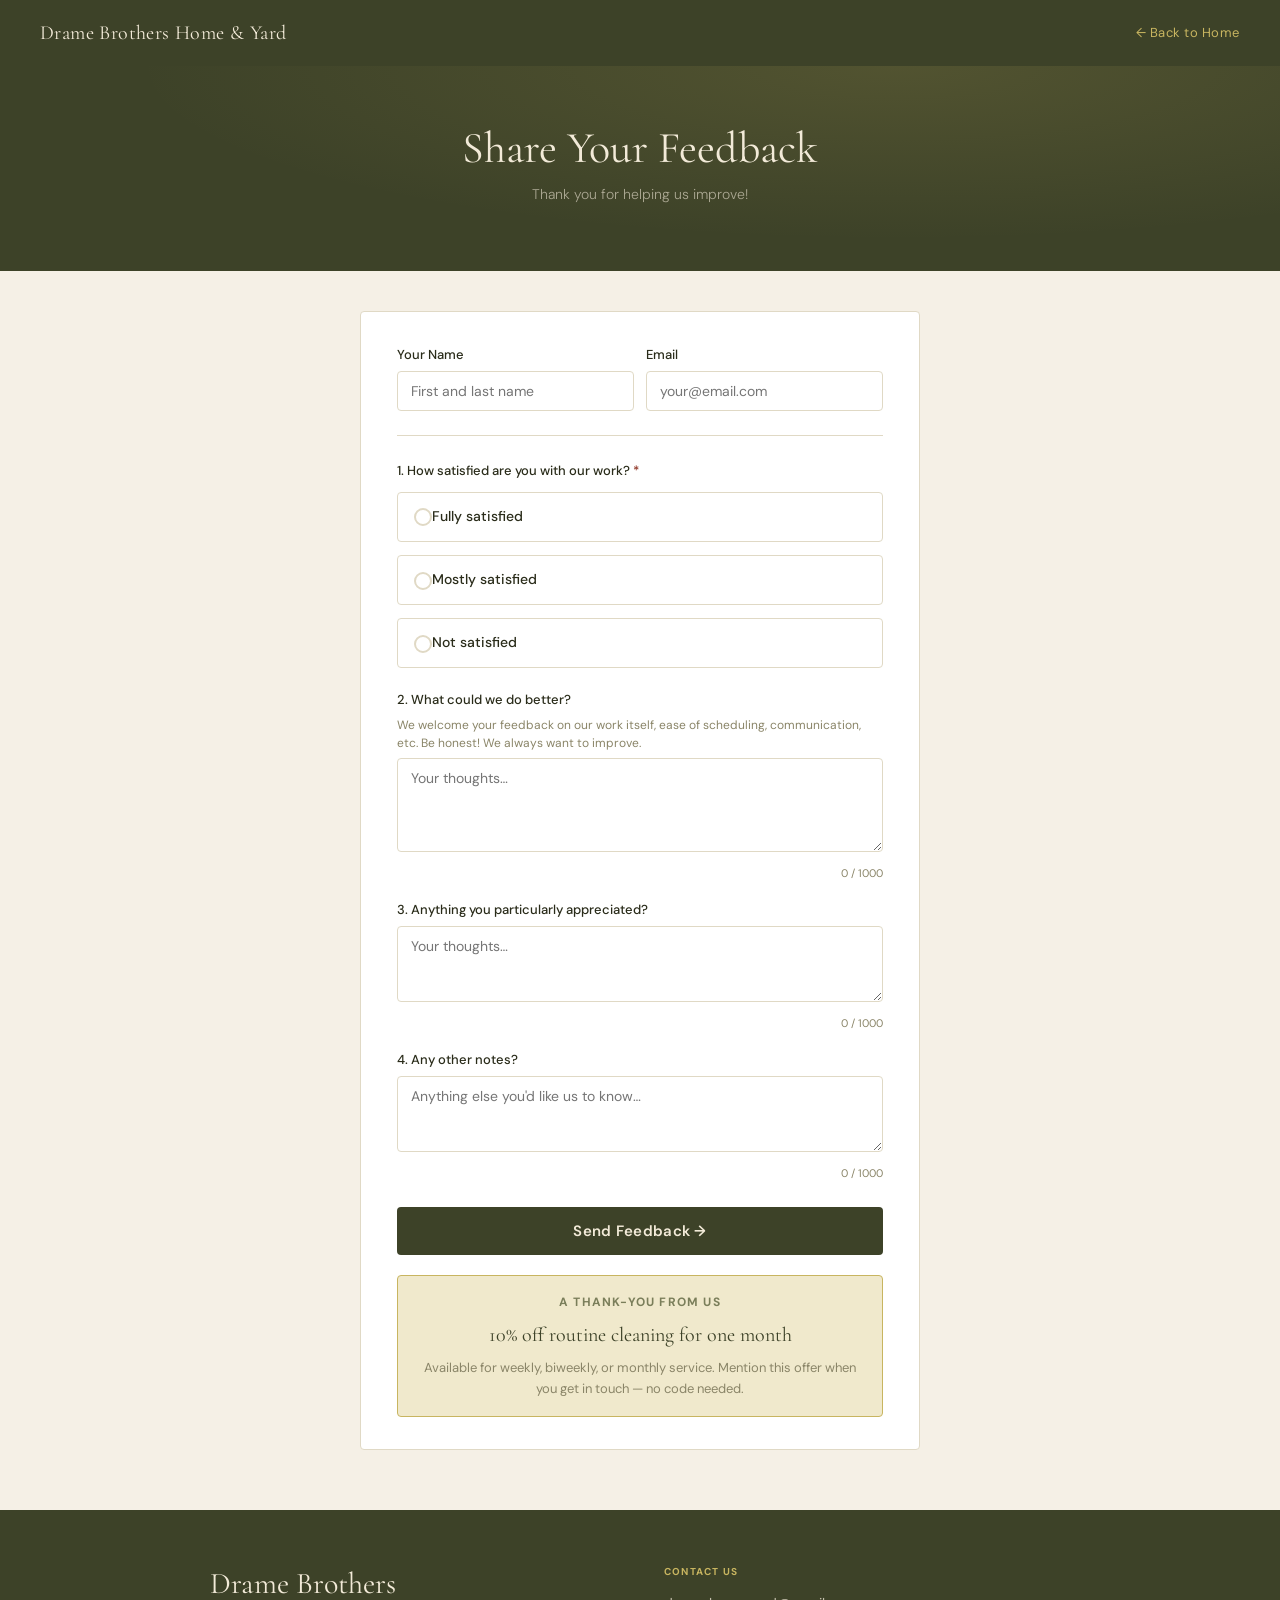
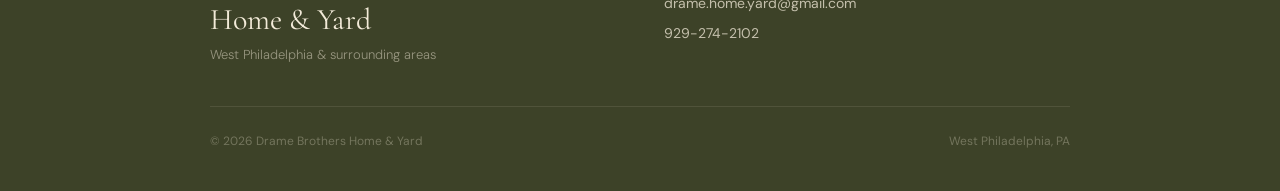
<file: feedback.html>
<!DOCTYPE html>
<html lang="en">
<head>
<meta charset="UTF-8">
<meta name="viewport" content="width=device-width, initial-scale=1.0">
<title>Share Your Feedback — Drame Brothers Home & Yard</title>
<meta name="robots" content="noindex, nofollow">
<link rel="preconnect" href="https://fonts.googleapis.com">
<link href="https://fonts.googleapis.com/css2?family=Cormorant+Garamond:wght@400;600&family=DM+Sans:wght@300;400;500;600&display=swap" rel="stylesheet">
<link rel="stylesheet" href="style.css">
<style>
.satisfaction-group{display:flex;flex-direction:column;gap:8px;margin-top:4px}
.sat-option{display:flex;align-items:center;gap:12px;padding:13px 16px;border:1.5px solid var(--border);border-radius:var(--radius);cursor:pointer;transition:border-color .15s,background .15s;user-select:none;position:relative}
.sat-option:hover{border-color:var(--gold);background:var(--gold-lt)}.sat-option.on{border-color:var(--gold);background:var(--gold-lt)}
.sat-option input[type="radio"]{position:absolute;opacity:0;width:0;height:0}
.sat-radio-indicator{display:inline-flex;width:18px;height:18px;border-radius:50%;border:2px solid var(--border);flex-shrink:0;align-items:center;justify-content:center;transition:border-color .15s,background .15s;background:var(--white);vertical-align:middle}
.sat-option.on .sat-radio-indicator{border-color:var(--olive);background:var(--olive)}
.sat-radio-indicator::after{content:'';display:none;width:5px;height:9px;border:2px solid var(--cream);border-top:none;border-left:none;transform:rotate(45deg) translateY(-1px)}
.sat-option.on .sat-radio-indicator::after{display:block}
.sat-label{font-size:14px;font-weight:500;color:var(--text);line-height:1}
.char-count{font-size:11px;color:var(--muted);text-align:right;margin-top:4px}
</style>
</head>
<body>

<div id="site-header"></div>

<div class="inquiry-wrap">
  <div id="feedback-form">
    <div class="inquiry-card">

      <div class="two-col" style="margin-bottom:16px;">
        <div class="ifield" style="margin:0;"><label for="client_name">Your Name</label><input type="text" id="client_name" placeholder="First and last name"></div>
        <div class="ifield" style="margin:0;"><label for="contact">Email</label><input type="email" id="contact" placeholder="your@email.com"></div>
      </div>

      <div style="height:1px;background:var(--border);margin:24px 0;"></div>

      <div class="ifield">
        <label style="margin-bottom:10px;display:block;">1. How satisfied are you with our work? <span style="color:var(--red)">*</span></label>
        <div class="satisfaction-group">
          <label class="sat-option" data-group="satisfaction"><input type="radio" name="satisfaction" value="Fully satisfied"><span class="sat-radio-indicator"></span><span class="sat-label">Fully satisfied</span></label>
          <label class="sat-option" data-group="satisfaction"><input type="radio" name="satisfaction" value="Mostly satisfied"><span class="sat-radio-indicator"></span><span class="sat-label">Mostly satisfied</span></label>
          <label class="sat-option" data-group="satisfaction"><input type="radio" name="satisfaction" value="Not satisfied"><span class="sat-radio-indicator"></span><span class="sat-label">Not satisfied</span></label>
        </div>
      </div>

      <div class="ifield">
        <label for="improve">2. What could we do better?</label>
        <div style="font-size:12px;color:var(--muted);margin-bottom:6px;line-height:1.5;">We welcome your feedback on our work itself, ease of scheduling, communication, etc. Be honest! We always want to improve.</div>
        <textarea id="improve" rows="4" placeholder="Your thoughts…" maxlength="1000" oninput="updateCount(this,'improve-count')"></textarea>
        <div class="char-count" id="improve-count">0 / 1000</div>
      </div>

      <div class="ifield">
        <label for="appreciated">3. Anything you particularly appreciated?</label>
        <textarea id="appreciated" rows="3" placeholder="Your thoughts…" maxlength="1000" oninput="updateCount(this,'appreciated-count')"></textarea>
        <div class="char-count" id="appreciated-count">0 / 1000</div>
      </div>

      <div class="ifield">
        <label for="notes">4. Any other notes?</label>
        <textarea id="notes" rows="3" placeholder="Anything else you'd like us to know…" maxlength="1000" oninput="updateCount(this,'notes-count')"></textarea>
        <div class="char-count" id="notes-count">0 / 1000</div>
      </div>

      <button class="ibtn" id="submit-btn" onclick="submitFeedback()">Send Feedback →</button>

      <div style="margin-top:20px;padding:16px 18px;background:var(--gold-lt);border:1.5px solid var(--gold);border-radius:var(--radius);text-align:center;">
        <div style="font-size:12px;font-weight:700;letter-spacing:.1em;text-transform:uppercase;color:var(--olive-lt);margin-bottom:6px;">A thank-you from us</div>
        <div style="font-family:var(--serif);font-size:20px;color:var(--olive);margin-bottom:6px;">10% off routine cleaning for one month</div>
        <div style="font-size:13px;color:var(--muted);line-height:1.6;">Available for weekly, biweekly, or monthly service. Mention this offer when you get in touch — no code needed.</div>
      </div>

    </div>
  </div>

  <div class="success-screen" id="success">
    <div class="success-icon">✓</div>
    <h2>Thank you!</h2>
    <p>We've received your feedback and genuinely appreciate you taking the time.</p>
    <div style="margin-top:24px;padding:18px 20px;background:var(--gold-lt);border:1.5px solid var(--gold);border-radius:var(--radius);">
      <div style="font-size:11px;font-weight:700;letter-spacing:.1em;text-transform:uppercase;color:var(--olive-lt);margin-bottom:6px;">A thank-you from us</div>
      <div style="font-family:var(--serif);font-size:20px;color:var(--olive);margin-bottom:6px;">10% off routine cleaning for one month</div>
      <div style="font-size:13px;color:var(--muted);line-height:1.6;">Available for weekly, biweekly, or monthly service. Just mention this offer when you get in touch — no code needed.</div>
    </div>
    <p style="margin-top:16px;font-size:13px;color:var(--muted);">— Drame Brothers Home &amp; Yard</p>
  </div>
</div>

<div id="site-footer"></div>

<script src="config.js"></script>
<script src="components.js"></script>
<script>
renderTopbar('site-header',{heroTitle:'Share Your Feedback',heroSubtitle:'Thank you for helping us improve!'});
renderFooter('site-footer');

function updateCount(el,countId){document.getElementById(countId).textContent=el.value.length+' / 1000';}

var lastClicked=null;
document.querySelectorAll('.sat-option').forEach(function(opt){
  opt.addEventListener('click',function(){
    var radio=opt.querySelector('input[type="radio"]');
    if(lastClicked===opt&&opt.classList.contains('on')){radio.checked=false;opt.classList.remove('on');lastClicked=null;}
    else{document.querySelectorAll('.sat-option').forEach(function(o){o.classList.remove('on');});opt.classList.add('on');lastClicked=opt;}
  });
});

function gv(id){var e=document.getElementById(id);return e?e.value.trim():'';}
function gr(nm){var e=document.querySelector('input[name="'+nm+'"]:checked');return e?e.value:'';}

function validate(){
  document.querySelectorAll('.field-error').forEach(function(e){e.remove();});
  var sat=gr('satisfaction');
  if(!sat){var g=document.querySelector('.satisfaction-group');var m=document.createElement('div');m.className='field-error';m.textContent='Please select a satisfaction level.';g.parentNode.insertBefore(m,g.nextSibling);return false;}
  return true;
}

function submitFeedback(){
  if(!validate())return;
  var btn=document.getElementById('submit-btn');btn.disabled=true;btn.textContent='Sending…';
  var data={formType:'feedback',submissionDate:new Date().toLocaleString(),clientName:gv('client_name'),contact:gv('contact'),satisfaction:gr('satisfaction'),improve:gv('improve'),appreciated:gv('appreciated'),notes:gv('notes')};
  fetch(DB.scriptUrl,{method:'POST',mode:'no-cors',headers:{'Content-Type':'application/json'},body:JSON.stringify(data)}).catch(function(){}).finally(function(){document.getElementById('feedback-form').style.display='none';document.getElementById('success').classList.add('show');});
}
</script>
</body>
</html>
</file>
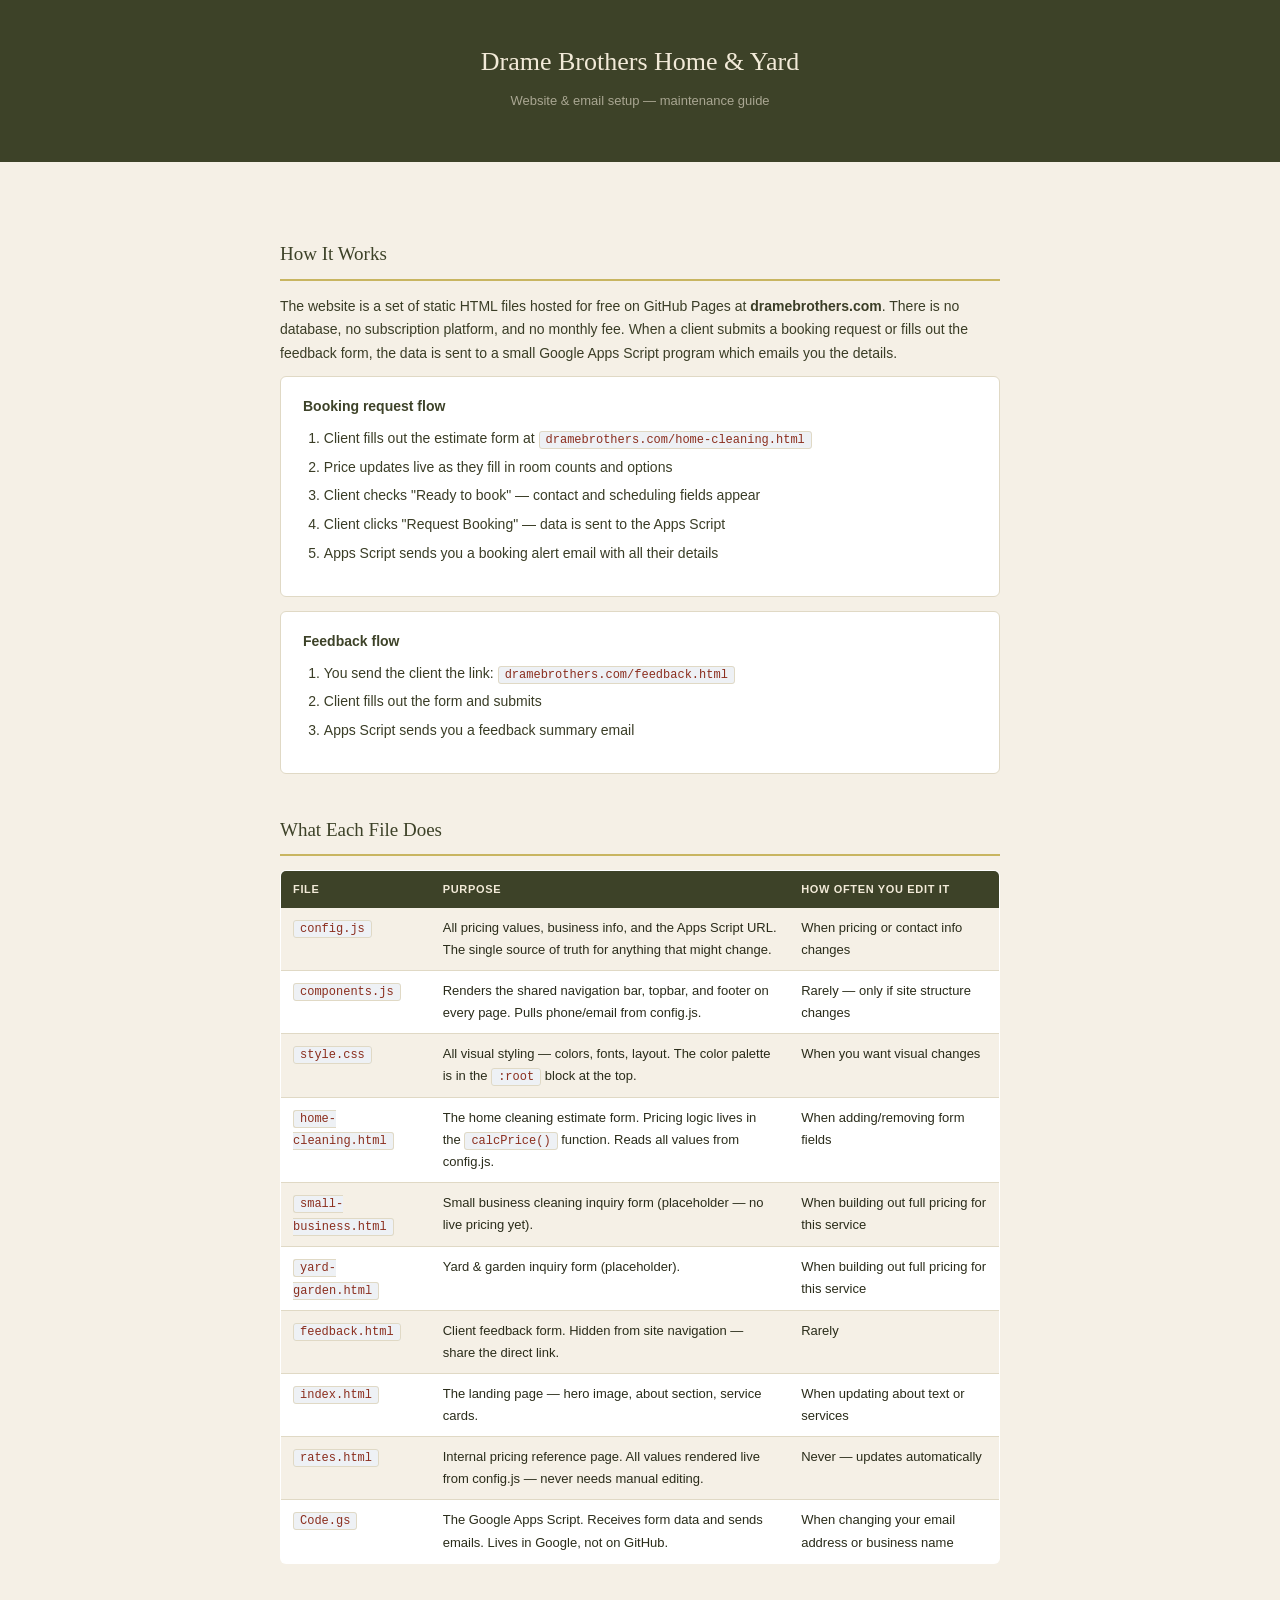
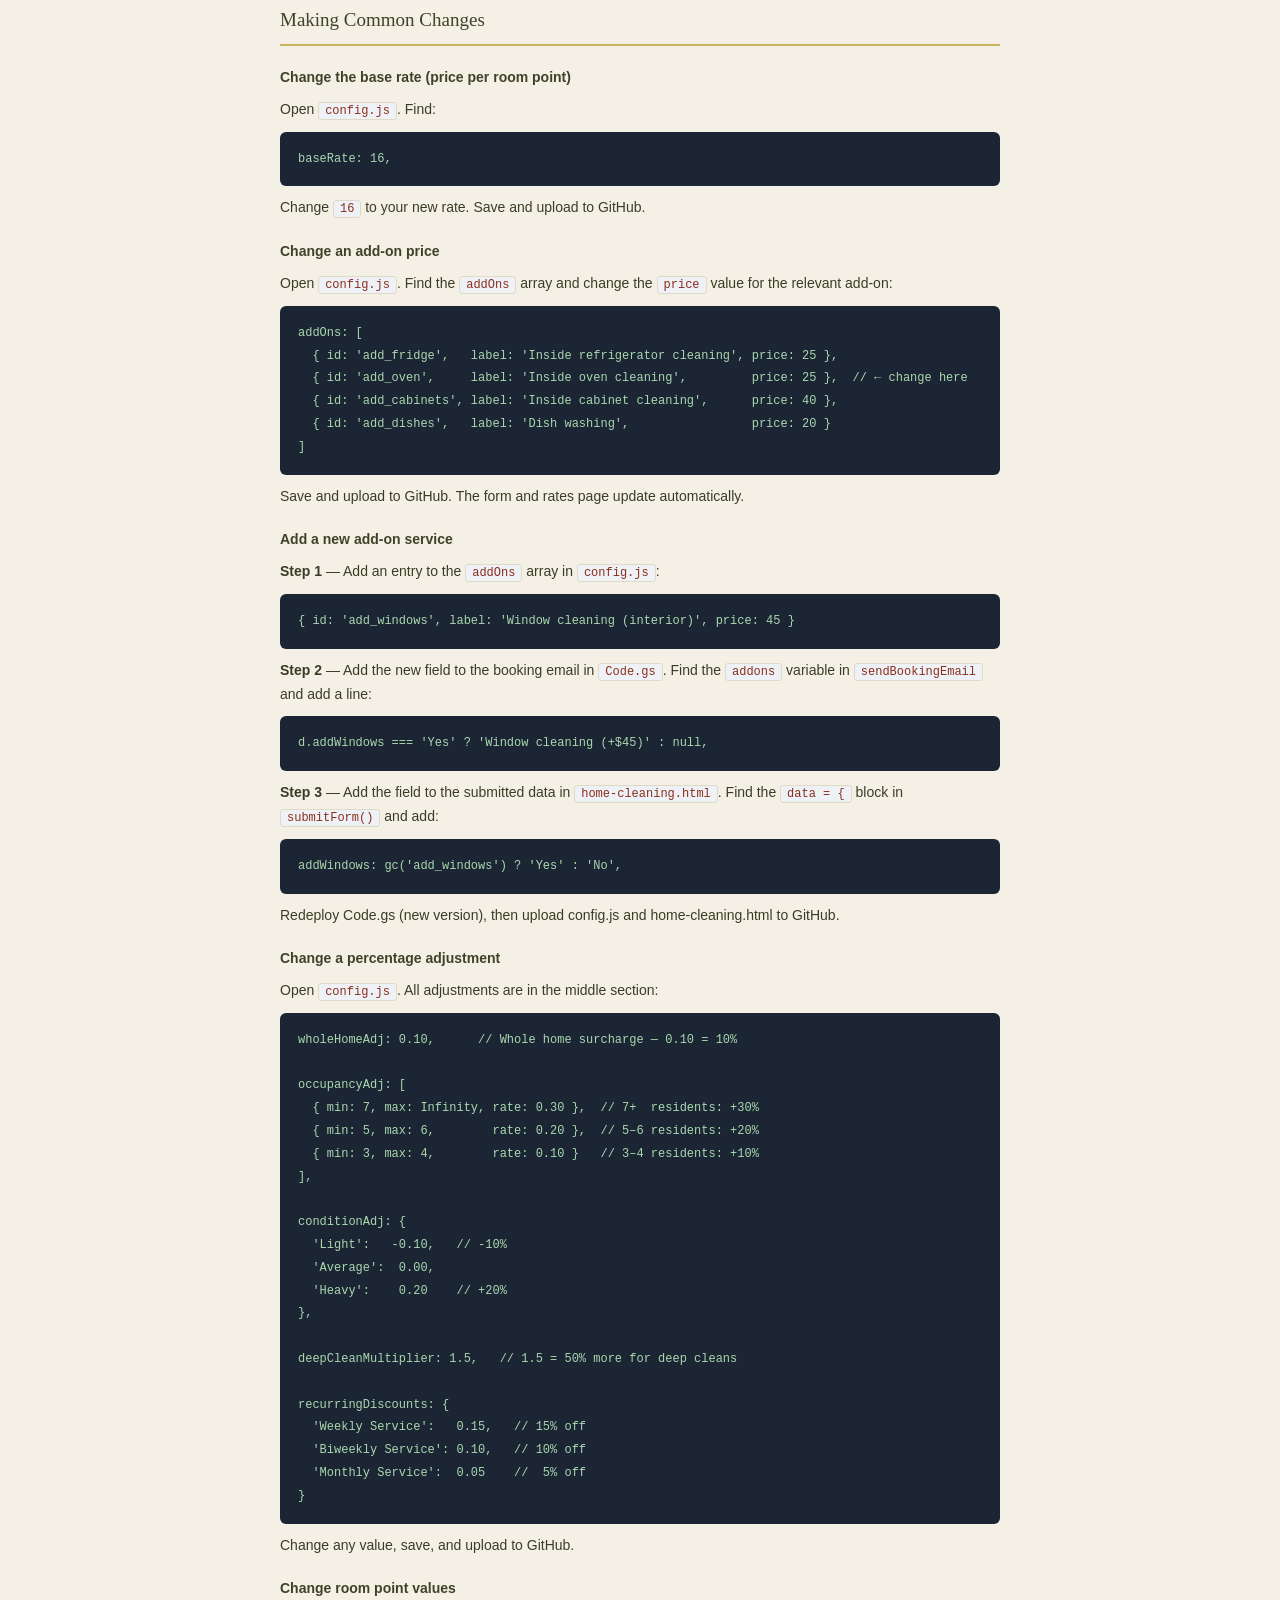
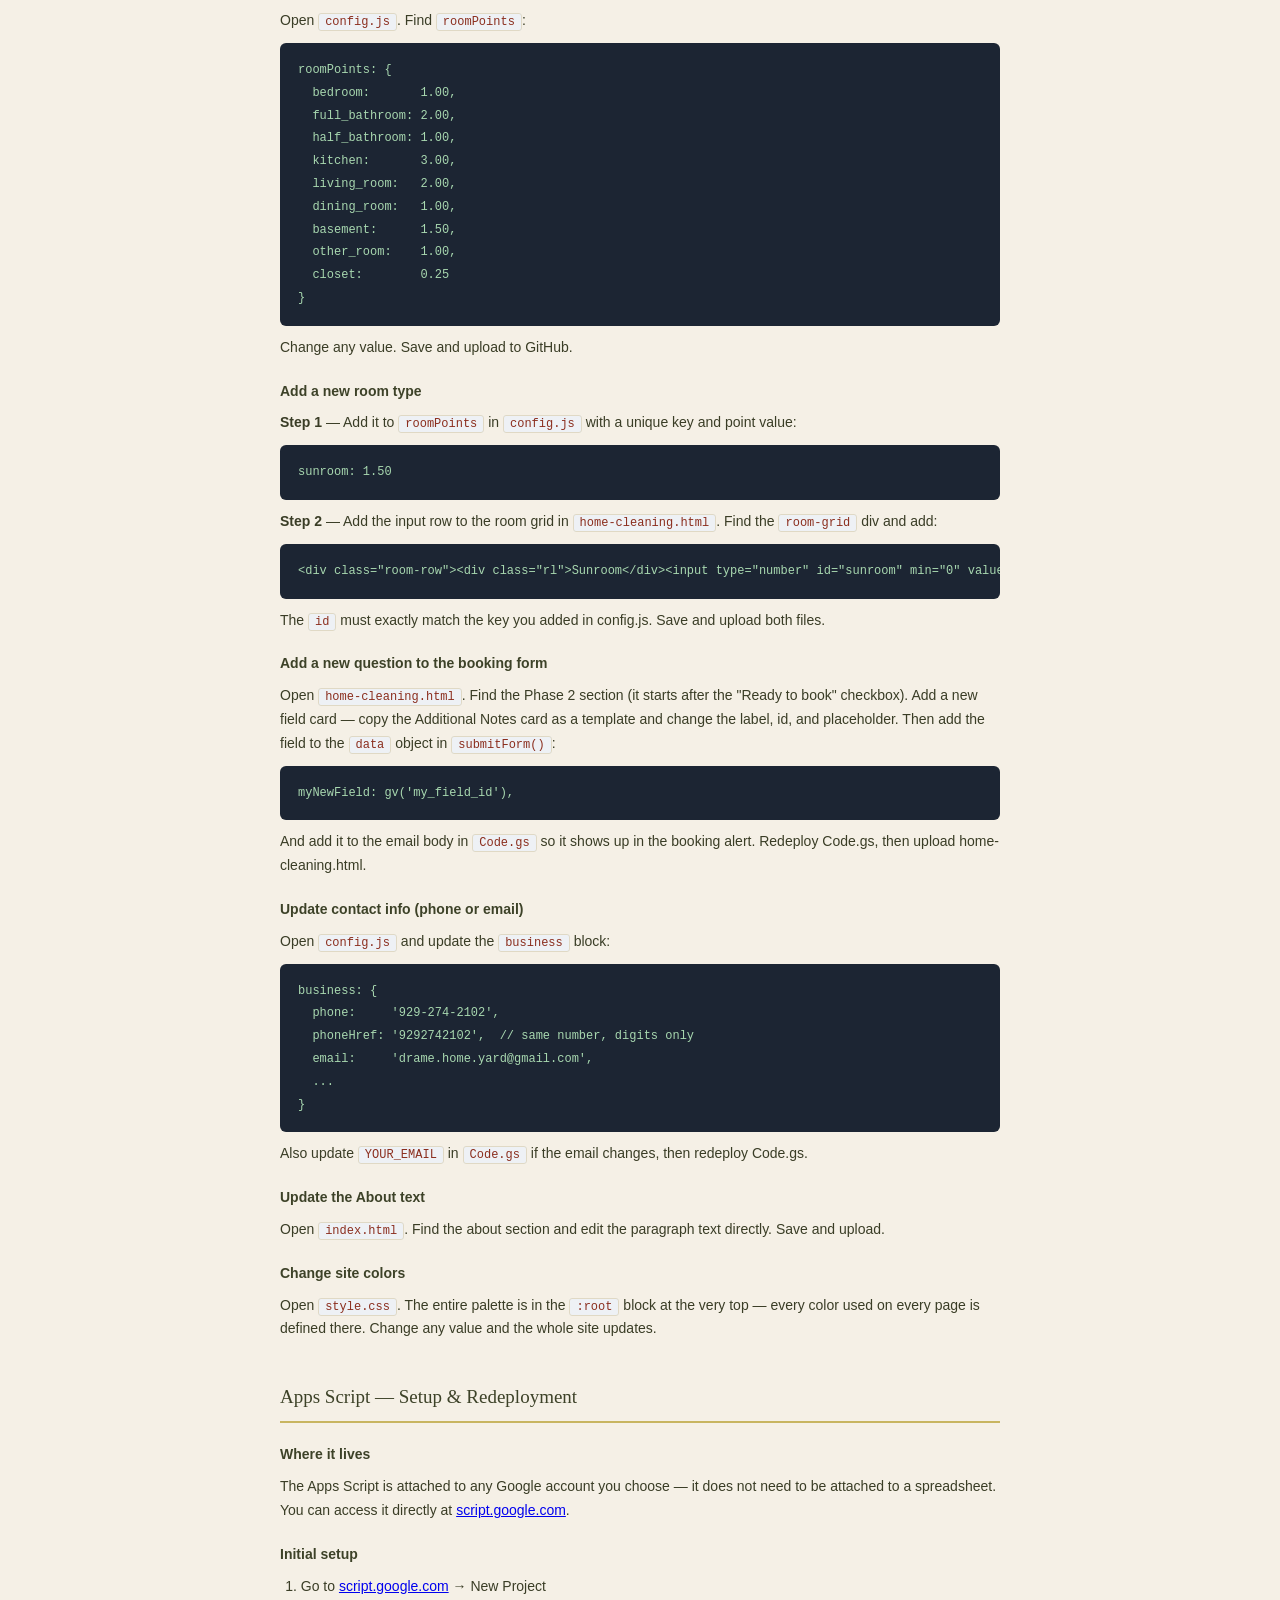
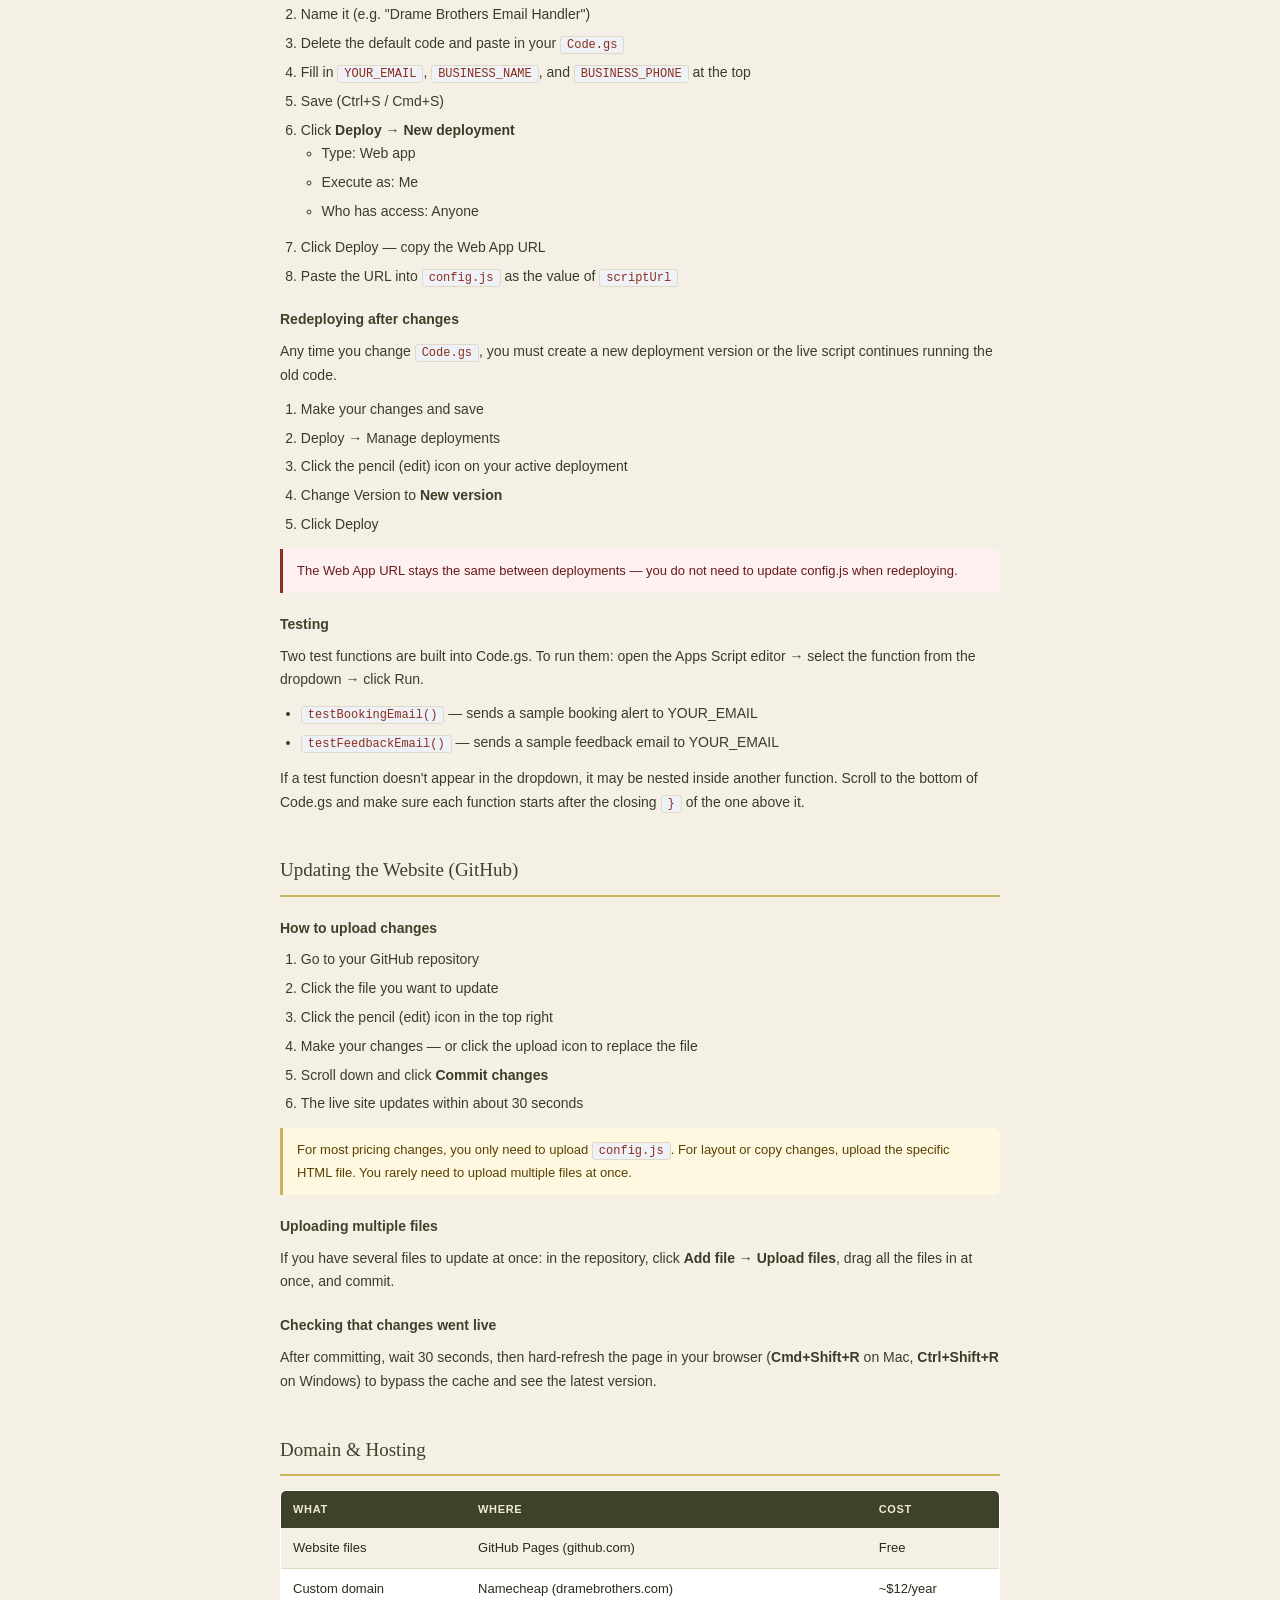
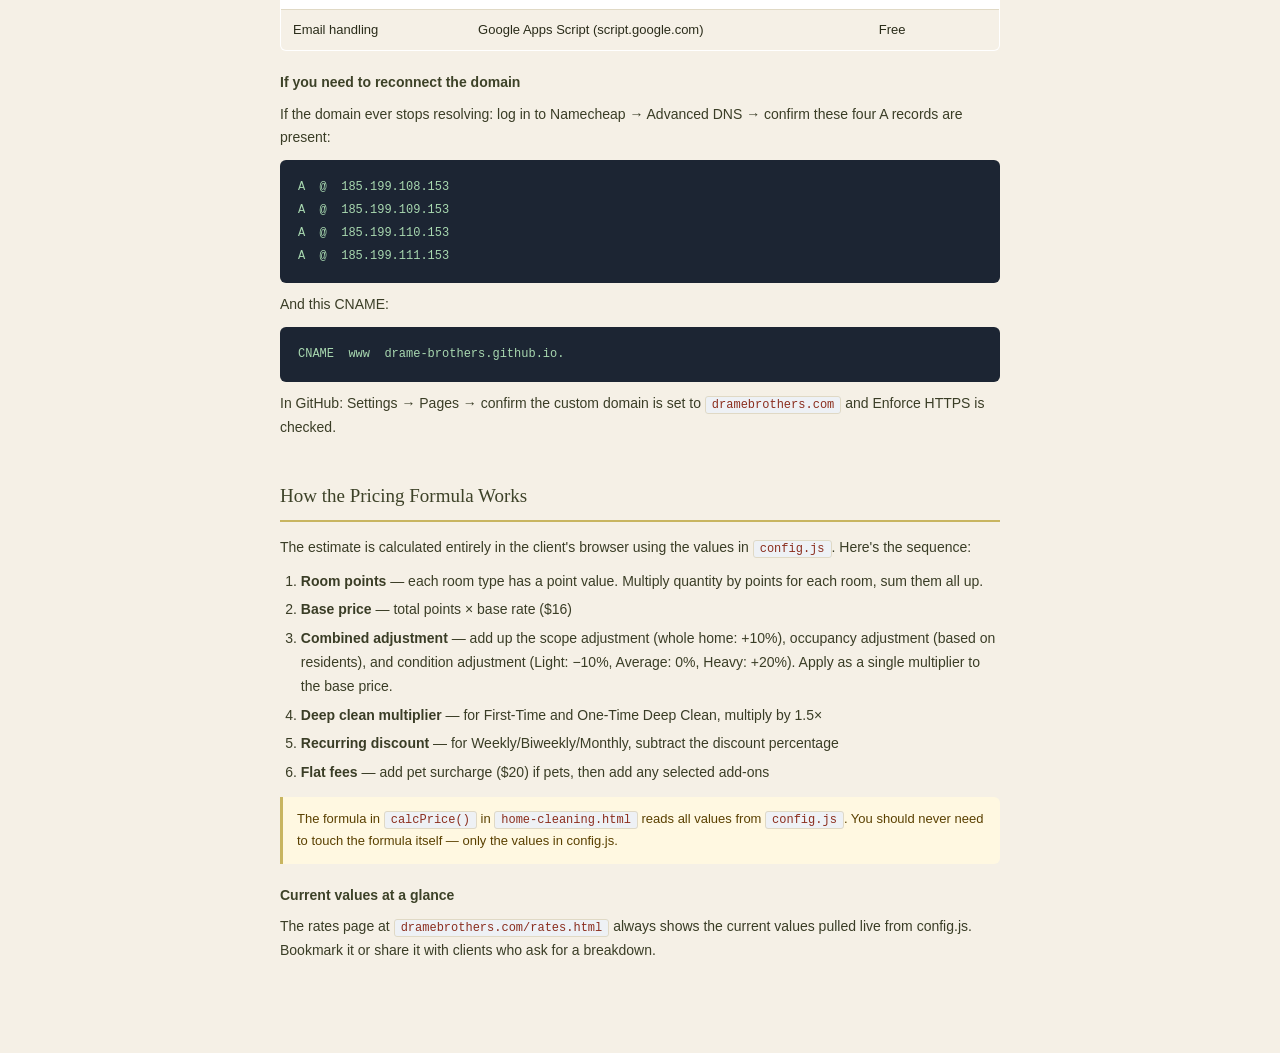
<file: GUIDE.html>
<!DOCTYPE html>
<html lang="en">
<head>
<meta charset="UTF-8">
<meta name="viewport" content="width=device-width, initial-scale=1.0">
<title>Site Guide — Drame Brothers Home & Yard</title>
<style>
:root{--olive:#3d4228;--teal:#2E75B6;--gold:#c8b560;--cream:#f2ead8;--off:#f5f0e6;--white:#ffffff;--border:#e0d9c5;--muted:#8a8568;--text:#2a2c1a;--red:#8b2e1e}
*{box-sizing:border-box;margin:0;padding:0}
body{font-family:-apple-system,BlinkMacSystemFont,'Segoe UI',sans-serif;background:var(--off);color:var(--text);font-size:15px;line-height:1.7}
.header{background:var(--olive);padding:40px 24px;text-align:center}
.header h1{font-size:26px;color:var(--cream);margin-bottom:6px;font-weight:400;font-family:Georgia,serif}
.header p{font-size:13px;color:rgba(242,234,216,.6)}
.wrap{max-width:760px;margin:0 auto;padding:36px 20px 80px}
h2{font-size:19px;color:var(--olive);margin:40px 0 14px;padding-bottom:8px;border-bottom:2px solid var(--gold);font-weight:400;font-family:Georgia,serif}
h3{font-size:14px;font-weight:600;color:var(--olive);margin:20px 0 8px}
p{font-size:14px;color:#3a3d26;margin-bottom:10px}
ul,ol{padding-left:1.3rem;margin-bottom:12px}
li{font-size:14px;color:#3a3d26;margin-bottom:5px}
code{font-family:'Courier New',monospace;font-size:12px;background:#eef1f5;border:1px solid var(--border);border-radius:3px;padding:1px 6px;color:#8b2e1e}
.code-block{background:#1c2533;color:#a8d8b0;font-family:'Courier New',monospace;font-size:12px;border-radius:6px;padding:16px 18px;margin:10px 0;line-height:1.9;overflow-x:auto;white-space:pre}
.note{background:#fff8e1;border-left:3px solid var(--gold);border-radius:0 6px 6px 0;padding:11px 14px;margin:12px 0;font-size:13px;color:#5a4000}
.warn{background:#fdf0f0;border-left:3px solid var(--red);border-radius:0 6px 6px 0;padding:11px 14px;margin:12px 0;font-size:13px;color:#6b1a1a}
.card{background:var(--white);border:1px solid var(--border);border-radius:6px;padding:18px 22px;margin-bottom:14px}
.card h3{margin-top:0}
table{width:100%;border-collapse:collapse;font-size:13px;margin:12px 0;background:var(--white);border:1px solid var(--border);border-radius:6px;overflow:hidden}
th{background:var(--olive);color:var(--cream);padding:9px 12px;text-align:left;font-size:11px;font-weight:600;letter-spacing:.06em;text-transform:uppercase}
td{padding:9px 12px;border-bottom:1px solid var(--border);vertical-align:top}
tr:last-child td{border-bottom:none}
tr:nth-child(even) td{background:var(--off)}
.tag{display:inline-block;font-size:11px;font-weight:600;background:var(--olive);color:white;border-radius:3px;padding:1px 7px;vertical-align:middle;margin-left:5px}
.tag.gold{background:var(--gold);color:var(--olive)}
</style>
</head>
<body>

<div class="header">
  <h1>Drame Brothers Home & Yard</h1>
  <p>Website & email setup — maintenance guide</p>
</div>

<div class="wrap">

<!-- ── HOW IT WORKS ──────────────────────────────────────────── -->
<h2>How It Works</h2>
<p>The website is a set of static HTML files hosted for free on GitHub Pages at <strong>dramebrothers.com</strong>. There is no database, no subscription platform, and no monthly fee. When a client submits a booking request or fills out the feedback form, the data is sent to a small Google Apps Script program which emails you the details.</p>

<div class="card">
  <h3>Booking request flow</h3>
  <ol>
    <li>Client fills out the estimate form at <code>dramebrothers.com/home-cleaning.html</code></li>
    <li>Price updates live as they fill in room counts and options</li>
    <li>Client checks "Ready to book" — contact and scheduling fields appear</li>
    <li>Client clicks "Request Booking" — data is sent to the Apps Script</li>
    <li>Apps Script sends you a booking alert email with all their details</li>
  </ol>
</div>

<div class="card">
  <h3>Feedback flow</h3>
  <ol>
    <li>You send the client the link: <code>dramebrothers.com/feedback.html</code></li>
    <li>Client fills out the form and submits</li>
    <li>Apps Script sends you a feedback summary email</li>
  </ol>
</div>

<!-- ── FILE STRUCTURE ────────────────────────────────────────── -->
<h2>What Each File Does</h2>
<table>
  <tr><th>File</th><th>Purpose</th><th>How often you edit it</th></tr>
  <tr><td><code>config.js</code></td><td>All pricing values, business info, and the Apps Script URL. The single source of truth for anything that might change.</td><td>When pricing or contact info changes</td></tr>
  <tr><td><code>components.js</code></td><td>Renders the shared navigation bar, topbar, and footer on every page. Pulls phone/email from config.js.</td><td>Rarely — only if site structure changes</td></tr>
  <tr><td><code>style.css</code></td><td>All visual styling — colors, fonts, layout. The color palette is in the <code>:root</code> block at the top.</td><td>When you want visual changes</td></tr>
  <tr><td><code>home-cleaning.html</code></td><td>The home cleaning estimate form. Pricing logic lives in the <code>calcPrice()</code> function. Reads all values from config.js.</td><td>When adding/removing form fields</td></tr>
  <tr><td><code>small-business.html</code></td><td>Small business cleaning inquiry form (placeholder — no live pricing yet).</td><td>When building out full pricing for this service</td></tr>
  <tr><td><code>yard-garden.html</code></td><td>Yard & garden inquiry form (placeholder).</td><td>When building out full pricing for this service</td></tr>
  <tr><td><code>feedback.html</code></td><td>Client feedback form. Hidden from site navigation — share the direct link.</td><td>Rarely</td></tr>
  <tr><td><code>index.html</code></td><td>The landing page — hero image, about section, service cards.</td><td>When updating about text or services</td></tr>
  <tr><td><code>rates.html</code></td><td>Internal pricing reference page. All values rendered live from config.js — never needs manual editing.</td><td>Never — updates automatically</td></tr>
  <tr><td><code>Code.gs</code></td><td>The Google Apps Script. Receives form data and sends emails. Lives in Google, not on GitHub.</td><td>When changing your email address or business name</td></tr>
</table>

<!-- ── MAKING CHANGES ────────────────────────────────────────── -->
<h2>Making Common Changes</h2>

<h3>Change the base rate (price per room point)</h3>
<p>Open <code>config.js</code>. Find:</p>
<div class="code-block">baseRate: 16,</div>
<p>Change <code>16</code> to your new rate. Save and upload to GitHub.</p>

<h3>Change an add-on price</h3>
<p>Open <code>config.js</code>. Find the <code>addOns</code> array and change the <code>price</code> value for the relevant add-on:</p>
<div class="code-block">addOns: [
  { id: 'add_fridge',   label: 'Inside refrigerator cleaning', price: 25 },
  { id: 'add_oven',     label: 'Inside oven cleaning',         price: 25 },  // ← change here
  { id: 'add_cabinets', label: 'Inside cabinet cleaning',      price: 40 },
  { id: 'add_dishes',   label: 'Dish washing',                 price: 20 }
]</div>
<p>Save and upload to GitHub. The form and rates page update automatically.</p>

<h3>Add a new add-on service</h3>
<p><strong>Step 1</strong> — Add an entry to the <code>addOns</code> array in <code>config.js</code>:</p>
<div class="code-block">{ id: 'add_windows', label: 'Window cleaning (interior)', price: 45 }</div>
<p><strong>Step 2</strong> — Add the new field to the booking email in <code>Code.gs</code>. Find the <code>addons</code> variable in <code>sendBookingEmail</code> and add a line:</p>
<div class="code-block">d.addWindows === 'Yes' ? 'Window cleaning (+$45)' : null,</div>
<p><strong>Step 3</strong> — Add the field to the submitted data in <code>home-cleaning.html</code>. Find the <code>data = {</code> block in <code>submitForm()</code> and add:</p>
<div class="code-block">addWindows: gc('add_windows') ? 'Yes' : 'No',</div>
<p>Redeploy Code.gs (new version), then upload config.js and home-cleaning.html to GitHub.</p>

<h3>Change a percentage adjustment</h3>
<p>Open <code>config.js</code>. All adjustments are in the middle section:</p>
<div class="code-block">wholeHomeAdj: 0.10,      // Whole home surcharge — 0.10 = 10%

occupancyAdj: [
  { min: 7, max: Infinity, rate: 0.30 },  // 7+  residents: +30%
  { min: 5, max: 6,        rate: 0.20 },  // 5–6 residents: +20%
  { min: 3, max: 4,        rate: 0.10 }   // 3–4 residents: +10%
],

conditionAdj: {
  'Light':   -0.10,   // -10%
  'Average':  0.00,
  'Heavy':    0.20    // +20%
},

deepCleanMultiplier: 1.5,   // 1.5 = 50% more for deep cleans

recurringDiscounts: {
  'Weekly Service':   0.15,   // 15% off
  'Biweekly Service': 0.10,   // 10% off
  'Monthly Service':  0.05    //  5% off
}</div>
<p>Change any value, save, and upload to GitHub.</p>

<h3>Change room point values</h3>
<p>Open <code>config.js</code>. Find <code>roomPoints</code>:</p>
<div class="code-block">roomPoints: {
  bedroom:       1.00,
  full_bathroom: 2.00,
  half_bathroom: 1.00,
  kitchen:       3.00,
  living_room:   2.00,
  dining_room:   1.00,
  basement:      1.50,
  other_room:    1.00,
  closet:        0.25
}</div>
<p>Change any value. Save and upload to GitHub.</p>

<h3>Add a new room type</h3>
<p><strong>Step 1</strong> — Add it to <code>roomPoints</code> in <code>config.js</code> with a unique key and point value:</p>
<div class="code-block">sunroom: 1.50</div>
<p><strong>Step 2</strong> — Add the input row to the room grid in <code>home-cleaning.html</code>. Find the <code>room-grid</code> div and add:</p>
<div class="code-block">&lt;div class="room-row"&gt;&lt;div class="rl"&gt;Sunroom&lt;/div&gt;&lt;input type="number" id="sunroom" min="0" value="0"&gt;&lt;/div&gt;</div>
<p>The <code>id</code> must exactly match the key you added in config.js. Save and upload both files.</p>

<h3>Add a new question to the booking form</h3>
<p>Open <code>home-cleaning.html</code>. Find the Phase 2 section (it starts after the "Ready to book" checkbox). Add a new field card — copy the Additional Notes card as a template and change the label, id, and placeholder. Then add the field to the <code>data</code> object in <code>submitForm()</code>:</p>
<div class="code-block">myNewField: gv('my_field_id'),</div>
<p>And add it to the email body in <code>Code.gs</code> so it shows up in the booking alert. Redeploy Code.gs, then upload home-cleaning.html.</p>

<h3>Update contact info (phone or email)</h3>
<p>Open <code>config.js</code> and update the <code>business</code> block:</p>
<div class="code-block">business: {
  phone:     '929-274-2102',
  phoneHref: '9292742102',  // same number, digits only
  email:     'drame.home.yard@gmail.com',
  ...
}</div>
<p>Also update <code>YOUR_EMAIL</code> in <code>Code.gs</code> if the email changes, then redeploy Code.gs.</p>

<h3>Update the About text</h3>
<p>Open <code>index.html</code>. Find the about section and edit the paragraph text directly. Save and upload.</p>

<h3>Change site colors</h3>
<p>Open <code>style.css</code>. The entire palette is in the <code>:root</code> block at the very top — every color used on every page is defined there. Change any value and the whole site updates.</p>

<!-- ── APPS SCRIPT ───────────────────────────────────────────── -->
<h2>Apps Script — Setup & Redeployment</h2>

<h3>Where it lives</h3>
<p>The Apps Script is attached to any Google account you choose — it does not need to be attached to a spreadsheet. You can access it directly at <a href="https://script.google.com">script.google.com</a>.</p>

<h3>Initial setup</h3>
<ol>
  <li>Go to <a href="https://script.google.com">script.google.com</a> → New Project</li>
  <li>Name it (e.g. "Drame Brothers Email Handler")</li>
  <li>Delete the default code and paste in your <code>Code.gs</code></li>
  <li>Fill in <code>YOUR_EMAIL</code>, <code>BUSINESS_NAME</code>, and <code>BUSINESS_PHONE</code> at the top</li>
  <li>Save (Ctrl+S / Cmd+S)</li>
  <li>Click <strong>Deploy → New deployment</strong>
    <ul>
      <li>Type: Web app</li>
      <li>Execute as: Me</li>
      <li>Who has access: Anyone</li>
    </ul>
  </li>
  <li>Click Deploy — copy the Web App URL</li>
  <li>Paste the URL into <code>config.js</code> as the value of <code>scriptUrl</code></li>
</ol>

<h3>Redeploying after changes</h3>
<p>Any time you change <code>Code.gs</code>, you must create a new deployment version or the live script continues running the old code.</p>
<ol>
  <li>Make your changes and save</li>
  <li>Deploy → Manage deployments</li>
  <li>Click the pencil (edit) icon on your active deployment</li>
  <li>Change Version to <strong>New version</strong></li>
  <li>Click Deploy</li>
</ol>
<div class="warn">The Web App URL stays the same between deployments — you do not need to update config.js when redeploying.</div>

<h3>Testing</h3>
<p>Two test functions are built into Code.gs. To run them: open the Apps Script editor → select the function from the dropdown → click Run.</p>
<ul>
  <li><code>testBookingEmail()</code> — sends a sample booking alert to YOUR_EMAIL</li>
  <li><code>testFeedbackEmail()</code> — sends a sample feedback email to YOUR_EMAIL</li>
</ul>
<p>If a test function doesn't appear in the dropdown, it may be nested inside another function. Scroll to the bottom of Code.gs and make sure each function starts after the closing <code>}</code> of the one above it.</p>

<!-- ── GITHUB / DEPLOYMENT ───────────────────────────────────── -->
<h2>Updating the Website (GitHub)</h2>

<h3>How to upload changes</h3>
<ol>
  <li>Go to your GitHub repository</li>
  <li>Click the file you want to update</li>
  <li>Click the pencil (edit) icon in the top right</li>
  <li>Make your changes — or click the upload icon to replace the file</li>
  <li>Scroll down and click <strong>Commit changes</strong></li>
  <li>The live site updates within about 30 seconds</li>
</ol>
<div class="note">For most pricing changes, you only need to upload <code>config.js</code>. For layout or copy changes, upload the specific HTML file. You rarely need to upload multiple files at once.</div>

<h3>Uploading multiple files</h3>
<p>If you have several files to update at once: in the repository, click <strong>Add file → Upload files</strong>, drag all the files in at once, and commit.</p>

<h3>Checking that changes went live</h3>
<p>After committing, wait 30 seconds, then hard-refresh the page in your browser (<strong>Cmd+Shift+R</strong> on Mac, <strong>Ctrl+Shift+R</strong> on Windows) to bypass the cache and see the latest version.</p>

<!-- ── CUSTOM DOMAIN ─────────────────────────────────────────── -->
<h2>Domain & Hosting</h2>
<table>
  <tr><th>What</th><th>Where</th><th>Cost</th></tr>
  <tr><td>Website files</td><td>GitHub Pages (github.com)</td><td>Free</td></tr>
  <tr><td>Custom domain</td><td>Namecheap (dramebrothers.com)</td><td>~$12/year</td></tr>
  <tr><td>Email handling</td><td>Google Apps Script (script.google.com)</td><td>Free</td></tr>
</table>

<h3>If you need to reconnect the domain</h3>
<p>If the domain ever stops resolving: log in to Namecheap → Advanced DNS → confirm these four A records are present:</p>
<div class="code-block">A  @  185.199.108.153
A  @  185.199.109.153
A  @  185.199.110.153
A  @  185.199.111.153</div>
<p>And this CNAME:</p>
<div class="code-block">CNAME  www  drame-brothers.github.io.</div>
<p>In GitHub: Settings → Pages → confirm the custom domain is set to <code>dramebrothers.com</code> and Enforce HTTPS is checked.</p>

<!-- ── PRICING FORMULA ───────────────────────────────────────── -->
<h2>How the Pricing Formula Works</h2>
<p>The estimate is calculated entirely in the client's browser using the values in <code>config.js</code>. Here's the sequence:</p>
<ol>
  <li><strong>Room points</strong> — each room type has a point value. Multiply quantity by points for each room, sum them all up.</li>
  <li><strong>Base price</strong> — total points × base rate ($16)</li>
  <li><strong>Combined adjustment</strong> — add up the scope adjustment (whole home: +10%), occupancy adjustment (based on residents), and condition adjustment (Light: −10%, Average: 0%, Heavy: +20%). Apply as a single multiplier to the base price.</li>
  <li><strong>Deep clean multiplier</strong> — for First-Time and One-Time Deep Clean, multiply by 1.5×</li>
  <li><strong>Recurring discount</strong> — for Weekly/Biweekly/Monthly, subtract the discount percentage</li>
  <li><strong>Flat fees</strong> — add pet surcharge ($20) if pets, then add any selected add-ons</li>
</ol>
<div class="note">The formula in <code>calcPrice()</code> in <code>home-cleaning.html</code> reads all values from <code>config.js</code>. You should never need to touch the formula itself — only the values in config.js.</div>

<h3>Current values at a glance</h3>
<p>The rates page at <code>dramebrothers.com/rates.html</code> always shows the current values pulled live from config.js. Bookmark it or share it with clients who ask for a breakdown.</p>

</div>
</body>
</html>
</file>
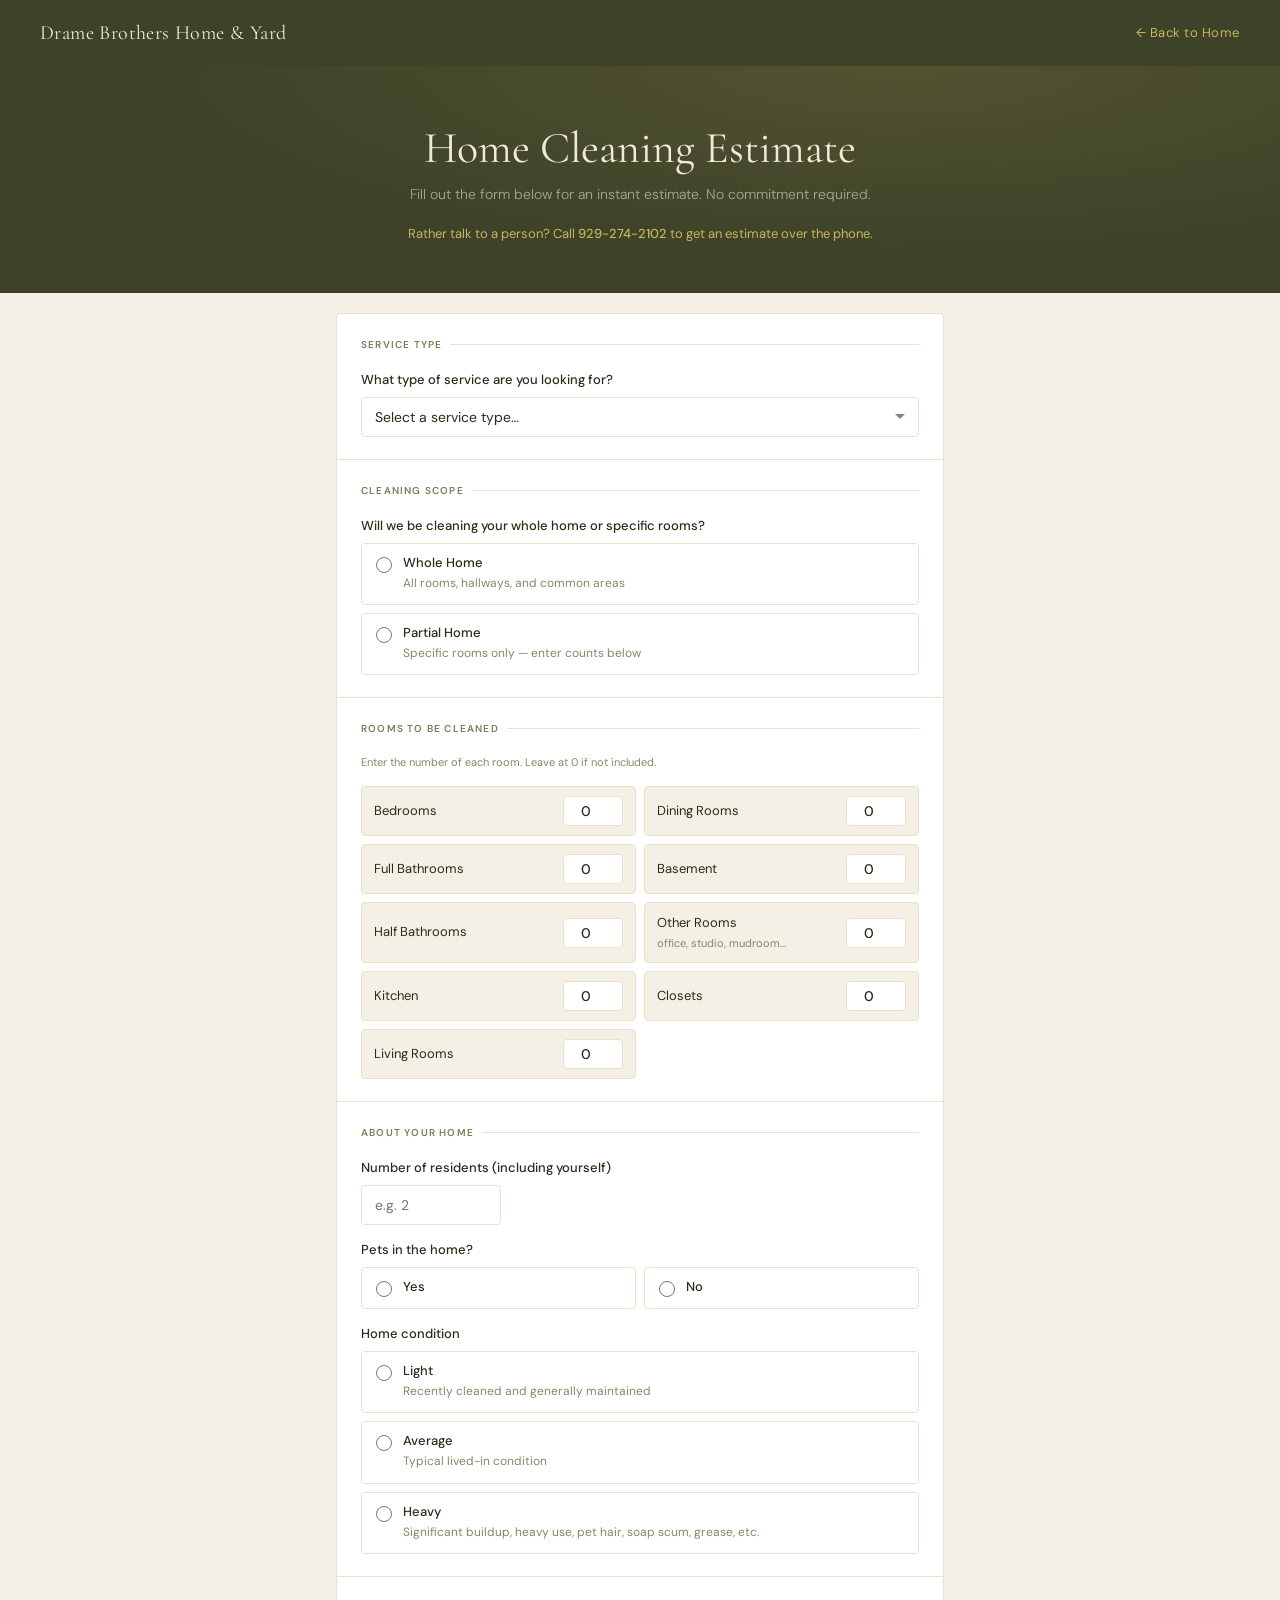
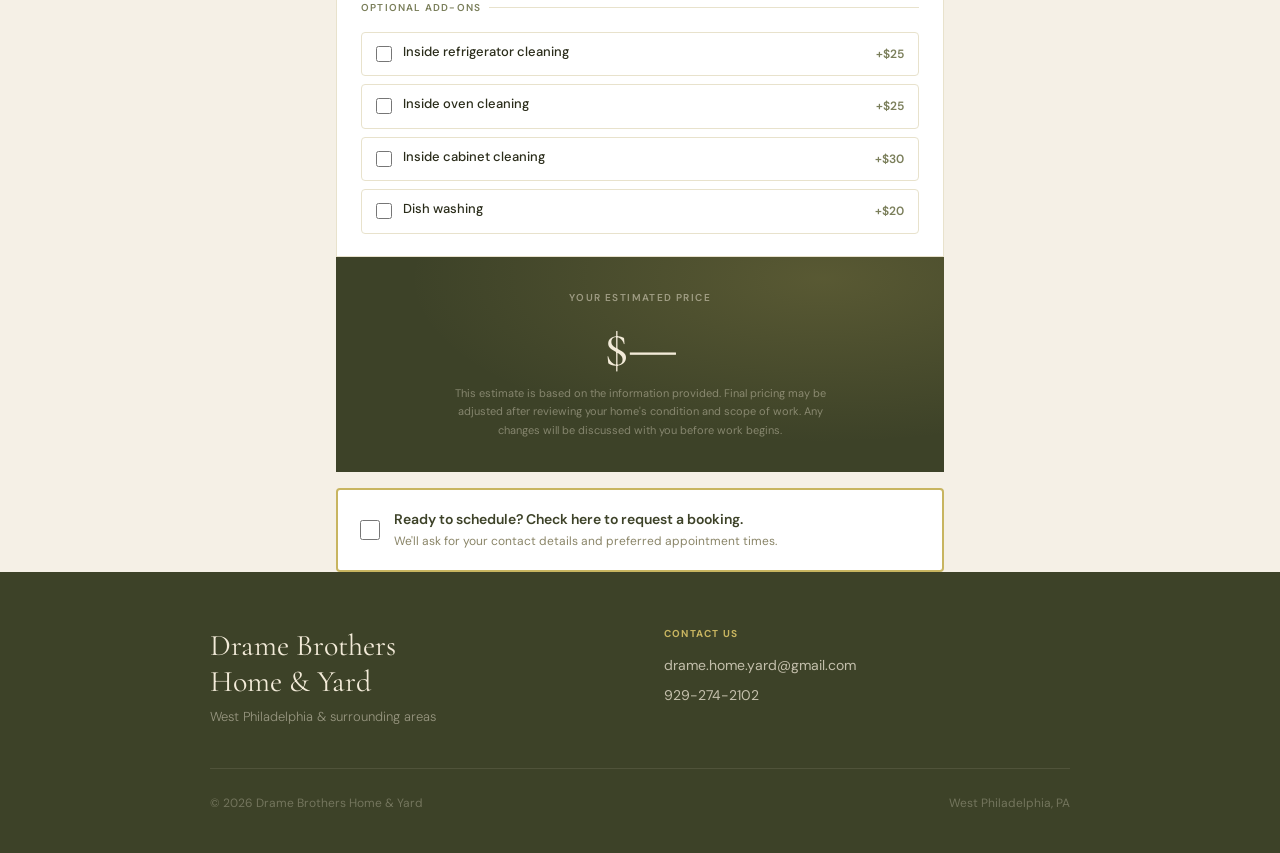
<file: home-cleaning.html>
<!DOCTYPE html>
<html lang="en">
<head>
<meta charset="UTF-8">
<meta name="viewport" content="width=device-width, initial-scale=1.0">
<title>Home Cleaning Estimate — Drame Brothers Home & Yard</title>
<meta name="description" content="Get an instant home cleaning estimate from Drame Brothers Home & Yard in West Philadelphia.">
<link rel="preconnect" href="https://fonts.googleapis.com">
<link href="https://fonts.googleapis.com/css2?family=Cormorant+Garamond:wght@400;600&family=DM+Sans:wght@300;400;500;600&display=swap" rel="stylesheet">
<link rel="stylesheet" href="style.css">
<style>
:root{--olive:#3d4228;--olive-md:#585c3c;--olive-lt:#7a7e5a;--cream:#f2ead8;--gold:#c8b560;--gold-lt:#f0e9cc;--off:#f5f0e6;--white:#ffffff;--border:#e0d9c5;--border-lt:#e8e2cc;--muted:#8a8568;--text:#2a2c1a;--red:#8b2e1e;--r:4px}
.card{background:var(--white);border:1px solid var(--border-lt);border-top:none;padding:22px 24px}
.card:first-of-type{border-top:1px solid var(--border-lt);margin-top:20px;border-radius:var(--r) var(--r) 0 0}
.card:last-of-type{border-radius:0 0 var(--r) var(--r)}
.card-label{font-size:10px;font-weight:600;letter-spacing:.12em;text-transform:uppercase;color:var(--olive-lt);margin-bottom:16px;display:flex;align-items:center;gap:8px}
.card-label::after{content:'';flex:1;height:1px;background:var(--border-lt)}
.field{margin-bottom:14px}.field:last-child{margin-bottom:0}
.field>label,.fl{display:block;font-size:13px;font-weight:500;color:var(--text);margin-bottom:6px}
.sublabel{font-size:11px;color:var(--muted);margin-bottom:6px;display:block}
select,input[type="text"],input[type="email"],input[type="tel"],input[type="number"],textarea{width:100%;padding:10px 13px;border:1.5px solid var(--border-lt);border-radius:var(--r);font-family:'DM Sans',sans-serif;font-size:14px;color:var(--text);background:var(--white);transition:border-color .15s,box-shadow .15s;-webkit-appearance:none;appearance:none}
select{background-image:url("data:image/svg+xml,%3Csvg xmlns='http://www.w3.org/2000/svg' width='12' height='8' viewBox='0 0 12 8'%3E%3Cpath fill='%238a8568' d='M1 1l5 5 5-5'/%3E%3C/svg%3E");background-repeat:no-repeat;background-position:right 12px center;padding-right:36px}
select:focus,input:focus,textarea:focus{outline:none;border-color:var(--gold);box-shadow:0 0 0 3px rgba(200,181,96,.15)}
select.err,input.err,textarea.err{border-color:var(--red)}
.field-error{font-size:12px;color:var(--red);margin-top:4px}
.room-grid{display:grid;grid-template-columns:1fr 1fr;gap:8px}
.room-row{display:flex;align-items:center;justify-content:space-between;padding:9px 12px;background:var(--off);border:1.5px solid var(--border-lt);border-radius:var(--r);gap:8px}
.room-row .rl{font-size:13px;flex:1}.room-row .rl small{font-size:11px;color:var(--muted);display:block}
.room-row input[type="number"]{width:60px;padding:5px 8px;text-align:center;border-radius:var(--r);font-size:14px;font-weight:500;border:1.5px solid var(--border-lt);background:white;flex-shrink:0}
.room-row input[type="number"]:focus{border-color:var(--gold);box-shadow:0 0 0 3px rgba(200,181,96,.15)}
.opt-group{display:flex;flex-direction:column;gap:8px}.opt-group.row{flex-direction:row}
.opt{display:flex;align-items:flex-start;gap:11px;padding:11px 14px;border:1.5px solid var(--border-lt);border-radius:var(--r);cursor:pointer;transition:border-color .15s,background .15s;user-select:none}
.opt:hover{border-color:var(--gold);background:var(--gold-lt)}.opt.on{border-color:var(--gold);background:var(--gold-lt)}
.opt input[type="radio"],.opt input[type="checkbox"]{width:16px;height:16px;margin-top:2px;flex-shrink:0;accent-color:var(--olive);cursor:pointer;border:none;box-shadow:none;padding:0}
.opt input:focus{box-shadow:none;outline:none}
.opt-body{flex:1}.opt-title{font-size:13px;font-weight:500;line-height:1.3}.opt-desc{font-size:12px;color:var(--muted);margin-top:1px}
.opt-price{font-size:12px;font-weight:600;color:var(--olive-lt);margin-left:auto;align-self:center;flex-shrink:0}
.appt-set{margin-bottom:16px}
.appt-set-label{font-size:12px;font-weight:600;color:var(--olive);margin-bottom:6px;display:flex;align-items:center;gap:6px}
.opt-tag{font-size:10px;font-weight:400;color:var(--muted);background:var(--off);border:1px solid var(--border-lt);border-radius:10px;padding:1px 7px}
.appt-cols{display:grid;grid-template-columns:1fr 1fr;gap:8px}
.price-card{background:var(--olive);border:none;padding:32px 24px;text-align:center;position:relative;overflow:hidden}
.price-card::before{content:'';position:absolute;inset:0;background:radial-gradient(ellipse at 80% 10%,rgba(200,181,96,.2),transparent 60%);pointer-events:none}
.price-eyebrow{font-size:10px;font-weight:600;letter-spacing:.14em;text-transform:uppercase;color:rgba(242,234,216,.5);margin-bottom:10px;position:relative}
.price-value{font-family:'Cormorant Garamond',serif;font-size:60px;font-weight:400;color:var(--cream);letter-spacing:-1px;line-height:1;margin-bottom:8px;position:relative}
.price-value.pop{animation:pop .25s ease}
@keyframes pop{0%{transform:scale(1)}50%{transform:scale(1.04)}100%{transform:scale(1)}}
.price-disclaimer{font-size:11px;color:rgba(242,234,216,.4);line-height:1.7;max-width:400px;margin:0 auto;position:relative}
.book-card{background:var(--white);border:2px solid var(--gold);border-radius:var(--r);margin-top:16px;overflow:hidden}
.book-trigger{display:flex;align-items:center;gap:14px;padding:18px 22px;cursor:pointer;transition:background .15s;user-select:none}
.book-trigger:hover{background:var(--gold-lt)}
.book-trigger input[type="checkbox"]{width:20px;height:20px;accent-color:var(--olive);flex-shrink:0;cursor:pointer;border:none;padding:0;box-shadow:none}
.book-trigger input:focus{box-shadow:none}
.book-text .bt-title{font-size:14px;font-weight:600;color:var(--olive)}.book-text .bt-sub{font-size:12px;color:var(--muted)}
.phase2{display:none}.phase2.open{display:block}
.btn{width:100%;padding:15px;background:var(--olive);color:var(--cream);font-family:'DM Sans',sans-serif;font-size:15px;font-weight:600;border:none;border-radius:var(--r);cursor:pointer;transition:background .15s,transform .1s;letter-spacing:.02em}
.btn:hover:not(:disabled){background:var(--olive-md)}.btn:active:not(:disabled){transform:scale(.99)}.btn:disabled{opacity:.6;cursor:not-allowed}
#submit-card{display:none}#submit-card.show{display:block}
#success{display:none;max-width:580px;margin:32px auto;padding:0 16px}#success.show{display:block}
.success-inner{background:var(--white);border:1px solid var(--border-lt);border-radius:var(--r);padding:48px 36px;text-align:center}
.success-icon{width:64px;height:64px;background:var(--gold-lt);border-radius:50%;display:flex;align-items:center;justify-content:center;margin:0 auto 20px;font-size:28px}
.success-inner h2{font-family:'Cormorant Garamond',serif;font-size:30px;font-weight:400;color:var(--olive);margin-bottom:8px}
.success-inner .ss-sub{font-size:14px;color:var(--muted);margin-bottom:20px}
.success-price{font-family:'Cormorant Garamond',serif;font-size:52px;font-weight:400;color:var(--olive-md);margin:16px 0}
.success-detail{font-size:13px;color:var(--text);background:var(--off);border-radius:var(--r);padding:12px 16px;margin:16px 0;line-height:1.7;border:1px solid var(--border-lt)}
.success-note{font-size:12px;color:var(--muted);font-style:italic;line-height:1.7;margin-top:20px;padding-top:16px;border-top:1px solid var(--border-lt)}
.two-col{display:grid;grid-template-columns:1fr 1fr;gap:12px}
.wrap{max-width:640px;margin:0 auto;padding:0 16px}
@media(max-width:500px){.room-grid{grid-template-columns:1fr}.two-col{grid-template-columns:1fr}.opt-group.row{flex-direction:column}.price-value{font-size:44px}.appt-cols{grid-template-columns:1fr}}
</style>
</head>
<body>

<div id="site-header"></div>

<div class="wrap" id="form-wrap">

  <div class="card" style="border-radius:var(--r) var(--r) 0 0;border-top:1px solid var(--border-lt);margin-top:20px;">
    <div class="card-label">Service Type</div>
    <div class="field">
      <label for="service_type">What type of service are you looking for?</label>
      <select id="service_type"><option value="">Select a service type…</option></select>
    </div>
  </div>

  <div class="card">
    <div class="card-label">Cleaning Scope</div>
    <div class="field">
      <label class="fl">Will we be cleaning your whole home or specific rooms?</label>
      <div class="opt-group">
        <label class="opt" data-group="cleaning_scope"><input type="radio" name="cleaning_scope" value="Whole Home"><div class="opt-body"><div class="opt-title">Whole Home</div><div class="opt-desc">All rooms, hallways, and common areas</div></div></label>
        <label class="opt" data-group="cleaning_scope"><input type="radio" name="cleaning_scope" value="Partial Home"><div class="opt-body"><div class="opt-title">Partial Home</div><div class="opt-desc">Specific rooms only — enter counts below</div></div></label>
      </div>
    </div>
  </div>

  <div class="card">
    <div class="card-label">Rooms to Be Cleaned</div>
    <p class="sublabel" style="margin-bottom:14px;">Enter the number of each room. Leave at 0 if not included.</p>
    <div class="room-grid">
      <div class="room-row"><div class="rl">Bedrooms</div><input type="number" id="bedroom" min="0" value="0"></div>
      <div class="room-row"><div class="rl">Dining Rooms</div><input type="number" id="dining_room" min="0" value="0"></div>
      <div class="room-row"><div class="rl">Full Bathrooms</div><input type="number" id="full_bathroom" min="0" value="0"></div>
      <div class="room-row"><div class="rl">Basement</div><input type="number" id="basement" min="0" value="0"></div>
      <div class="room-row"><div class="rl">Half Bathrooms</div><input type="number" id="half_bathroom" min="0" value="0"></div>
      <div class="room-row"><div class="rl">Other Rooms<small>office, studio, mudroom…</small></div><input type="number" id="other_room" min="0" value="0"></div>
      <div class="room-row"><div class="rl">Kitchen</div><input type="number" id="kitchen" min="0" value="0"></div>
      <div class="room-row"><div class="rl">Closets</div><input type="number" id="closet" min="0" value="0"></div>
      <div class="room-row"><div class="rl">Living Rooms</div><input type="number" id="living_room" min="0" value="0"></div>
    </div>
  </div>

  <div class="card">
    <div class="card-label">About Your Home</div>
    <div class="field">
      <label for="residents">Number of residents (including yourself)</label>
      <input type="number" id="residents" min="1" placeholder="e.g. 2" style="max-width:140px;">
    </div>
    <div class="field">
      <label class="fl">Pets in the home?</label>
      <div class="opt-group row">
        <label class="opt" data-group="pets" style="flex:1;"><input type="radio" name="pets" value="Yes"><div class="opt-body"><div class="opt-title">Yes</div></div></label>
        <label class="opt" data-group="pets" style="flex:1;"><input type="radio" name="pets" value="No"><div class="opt-body"><div class="opt-title">No</div></div></label>
      </div>
    </div>
    <div class="field">
      <label class="fl">Home condition</label>
      <div class="opt-group">
        <label class="opt" data-group="condition"><input type="radio" name="condition" value="Light"><div class="opt-body"><div class="opt-title">Light</div><div class="opt-desc">Recently cleaned and generally maintained</div></div></label>
        <label class="opt" data-group="condition"><input type="radio" name="condition" value="Average"><div class="opt-body"><div class="opt-title">Average</div><div class="opt-desc">Typical lived-in condition</div></div></label>
        <label class="opt" data-group="condition"><input type="radio" name="condition" value="Heavy"><div class="opt-body"><div class="opt-title">Heavy</div><div class="opt-desc">Significant buildup, heavy use, pet hair, soap scum, grease, etc.</div></div></label>
      </div>
    </div>
  </div>

  <div class="card">
    <div class="card-label">Optional Add-Ons</div>
    <div class="opt-group" id="addons-container"></div>
  </div>

  <div class="card price-card">
    <div class="price-eyebrow">Your Estimated Price</div>
    <div class="price-value" id="price-display">$—</div>
    <div class="price-disclaimer">This estimate is based on the information provided. Final pricing may be adjusted after reviewing your home's condition and scope of work. Any changes will be discussed with you before work begins.</div>
  </div>

  <div class="book-card">
    <label class="book-trigger">
      <input type="checkbox" id="ready_to_book">
      <div class="book-text">
        <div class="bt-title">Ready to schedule? Check here to request a booking.</div>
        <div class="bt-sub">We'll ask for your contact details and preferred appointment times.</div>
      </div>
    </label>
  </div>

  <div class="phase2" id="phase2">
    <div class="card" style="margin-top:16px;border-radius:var(--r) var(--r) 0 0;border-top:1px solid var(--border-lt);">
      <div class="card-label">Your Contact Information</div>
      <div class="two-col">
        <div class="field"><label for="client_name">Full Name <span style="color:var(--red)">*</span></label><input type="text" id="client_name" placeholder="First and last name"></div>
        <div class="field"><label for="phone">Phone Number <span style="color:var(--red)">*</span></label><input type="tel" id="phone" placeholder="(555) 555-5555"></div>
      </div>
      <div class="field"><label for="email">Email Address <span style="color:var(--red)">*</span></label><input type="email" id="email" placeholder="your@email.com"><span class="sublabel">We'll send your confirmation here.</span></div>
      <div class="field"><label for="address">Home Address <span style="color:var(--red)">*</span></label><input type="text" id="address" placeholder="Street address, City, State, ZIP"></div>
    </div>

    <div class="card">
      <div class="card-label">Cleaning Products</div>
      <div class="field">
        <label class="fl">Do you have a product preference?</label>
        <span class="sublabel">This has no impact on pricing.</span>
        <div class="opt-group">
          <label class="opt" data-group="product_pref"><input type="radio" name="product_pref" value="Please use our products"><div class="opt-body"><div class="opt-title">Please use our products</div></div></label>
          <label class="opt" data-group="product_pref"><input type="radio" name="product_pref" value="Please use your products"><div class="opt-body"><div class="opt-title">Please use your products</div></div></label>
          <label class="opt" data-group="product_pref"><input type="radio" name="product_pref" value="No preference"><div class="opt-body"><div class="opt-title">No preference</div></div></label>
        </div>
      </div>
    </div>

    <div class="card">
      <div class="card-label">Special Considerations</div>
      <div class="field">
        <label for="special_considerations">Is there anything else we should know about your space or your needs?</label>
        <span class="sublabel">For example: surfaces or objects that need special treatment, areas of particular concern, product preferences or things to avoid, any sensitivity to scents or chemicals, anything that may affect how we work.</span>
        <textarea id="special_considerations" rows="4" placeholder="Share anything that would help us serve you better…"></textarea>
      </div>
    </div>

    <div class="card">
      <div class="card-label">Preferred Appointment Times</div>
      <p class="sublabel" style="margin-bottom:16px;">Provide up to three preferred windows. We'll confirm availability and reach out within 1 business day.</p>
      <div class="appt-set"><div class="appt-set-label">First choice</div><div class="appt-cols"><select id="appt1_day"><option value="">Day…</option><option>Monday</option><option>Tuesday</option><option>Wednesday</option><option>Thursday</option><option>Friday</option><option>Saturday</option><option>Sunday</option></select><select id="appt1_time"><option value="">Time…</option><option>Morning (8am–12pm)</option><option>Afternoon (12pm–4pm)</option><option>Evening (4pm–7pm)</option></select></div></div>
      <div class="appt-set"><div class="appt-set-label">Second choice <span class="opt-tag">optional</span></div><div class="appt-cols"><select id="appt2_day"><option value="">Day…</option><option>Monday</option><option>Tuesday</option><option>Wednesday</option><option>Thursday</option><option>Friday</option><option>Saturday</option><option>Sunday</option></select><select id="appt2_time"><option value="">Time…</option><option>Morning (8am–12pm)</option><option>Afternoon (12pm–4pm)</option><option>Evening (4pm–7pm)</option></select></div></div>
      <div class="appt-set"><div class="appt-set-label">Third choice <span class="opt-tag">optional</span></div><div class="appt-cols"><select id="appt3_day"><option value="">Day…</option><option>Monday</option><option>Tuesday</option><option>Wednesday</option><option>Thursday</option><option>Friday</option><option>Saturday</option><option>Sunday</option></select><select id="appt3_time"><option value="">Time…</option><option>Morning (8am–12pm)</option><option>Afternoon (12pm–4pm)</option><option>Evening (4pm–7pm)</option></select></div></div>
    </div>

    <div class="card">
      <div class="card-label">Additional Notes</div>
      <div class="field"><textarea id="notes" rows="3" placeholder="Anything else — access instructions, parking, gate codes, etc."></textarea></div>
    </div>
  </div>

  <div class="card" id="submit-card">
    <button class="btn" id="submit-btn" onclick="submitForm()">Request Booking →</button>
  </div>

</div>

<div id="success">
  <div class="success-inner">
    <div class="success-icon">✓</div>
    <h2>Booking request received!</h2>
    <p class="ss-sub" id="s-sub">We'll be in touch within 1 business day to confirm your appointment.</p>
    <div class="success-price" id="s-price"></div>
    <div class="success-detail" id="s-detail"></div>
    <div class="success-note">This estimate may be adjusted after reviewing your home — any changes will be discussed before work begins.</div>
  </div>
</div>

<div id="site-footer"></div>

<script src="config.js"></script>
<script src="components.js"></script>
<script>
renderTopbar('site-header',{heroTitle:'Home Cleaning Estimate',heroSubtitle:'Fill out the form below for an instant estimate. No commitment required.',showPhone:true,phoneNote:'to get an estimate over the phone.'});
renderFooter('site-footer');

// Populate service type dropdown from config
(function(){
  var sel=document.getElementById('service_type');
  DB.serviceTypes.forEach(function(s){var o=document.createElement('option');o.value=s;o.textContent=s;sel.appendChild(o);});
  sel.addEventListener('change',updatePrice);
})();

// Render add-ons from config
(function(){
  var c=document.getElementById('addons-container');
  DB.addOns.forEach(function(a){
    var l=document.createElement('label');
    l.className='opt';
    l.innerHTML='<input type="checkbox" id="'+a.id+'"><div class="opt-body"><div class="opt-title">'+a.label+'</div></div><div class="opt-price">+$'+a.price+'</div>';
    c.appendChild(l);
    l.querySelector('input').addEventListener('change',function(){l.classList.toggle('on',l.querySelector('input').checked);updatePrice();});
  });
})();

function gv(id){var e=document.getElementById(id);return e?e.value.trim():'';}
function gn(id){return parseFloat(gv(id))||0;}
function gr(nm){var e=document.querySelector('input[name="'+nm+'"]:checked');return e?e.value:'';}
function gc(id){var e=document.getElementById(id);return e&&e.checked;}

function calcPrice(){
  var pts=0;
  Object.keys(DB.roomPoints).forEach(function(r){pts+=gn(r)*DB.roomPoints[r];});
  if(pts===0)return null;
  var base=pts*DB.baseRate;
  var scope=gr('cleaning_scope'),svc=gv('service_type'),cond=gr('condition'),res=gn('residents');
  var scopeAdj=(scope==='Whole Home')?DB.wholeHomeAdj:0;
  var occAdj=0;
  DB.occupancyAdj.forEach(function(t){if(res>=t.min&&res<=t.max)occAdj=t.rate;});
  var condAdj=DB.conditionAdj[cond]||0;
  var price=base*(1+scopeAdj+occAdj+condAdj);
  price*=(DB.deepCleanServices.indexOf(svc)!==-1)?DB.deepCleanMultiplier:1.0;
  price*=(1-(DB.recurringDiscounts[svc]||0));
  if(gr('pets')==='Yes')price*=DB.petFee;
  DB.addOns.forEach(function(a){if(gc(a.id))price+=a.price;});
  return Math.round(price*100)/100;
}

function updatePrice(){
  var p=calcPrice(),el=document.getElementById('price-display');
  var now=p!==null?'$'+p.toFixed(2):'$—';
  if(now!==el.textContent&&p!==null){el.classList.remove('pop');void el.offsetWidth;el.classList.add('pop');}
  el.textContent=now;
}

Object.keys(DB.roomPoints).concat(['residents']).forEach(function(id){
  var el=document.getElementById(id);
  if(el){el.addEventListener('change',updatePrice);el.addEventListener('input',updatePrice);}
});
document.querySelectorAll('input[name]').forEach(function(r){r.addEventListener('change',updatePrice);});
document.querySelectorAll('.opt').forEach(function(opt){
  opt.addEventListener('click',function(){
    var inp=opt.querySelector('input');
    if(!inp||inp.type!=='radio')return;
    var g=opt.dataset.group;
    document.querySelectorAll('[data-group="'+g+'"]').forEach(function(o){o.classList.remove('on');});
    opt.classList.add('on');
  });
});

document.getElementById('ready_to_book').addEventListener('change',function(){
  document.getElementById('phase2').classList.toggle('open',this.checked);
  document.getElementById('submit-card').classList.toggle('show',this.checked);
});

function validate(){
  document.querySelectorAll('.field-error').forEach(function(e){e.remove();});
  document.querySelectorAll('.err').forEach(function(e){e.classList.remove('err');});
  var ok=true;
  ['service_type','client_name','phone','email','address'].forEach(function(id){
    var el=document.getElementById(id);
    if(el&&!el.value.trim()){
      el.classList.add('err');
      var m=document.createElement('div');m.className='field-error';m.textContent='This field is required.';
      el.parentNode.insertBefore(m,el.nextSibling);ok=false;
    }
  });
  return ok;
}

function submitForm(){
  if(!validate())return;
  var btn=document.getElementById('submit-btn');
  btn.disabled=true;btn.textContent='Submitting…';
  var price=calcPrice()||0;
  var data={
    submissionDate:       new Date().toLocaleString(),
    serviceType:          gv('service_type'),
    cleaningScope:        gr('cleaning_scope'),
    bedrooms:             gn('bedroom'),
    fullBathrooms:        gn('full_bathroom'),
    halfBathrooms:        gn('half_bathroom'),
    kitchen:              gn('kitchen'),
    livingRoom:           gn('living_room'),
    diningRoom:           gn('dining_room'),
    basement:             gn('basement'),
    otherRoom:            gn('other_room'),
    closet:               gn('closet'),
    residents:            gn('residents'),
    pets:                 gr('pets'),
    condition:            gr('condition'),
    addFridge:            gc('add_fridge')   ?'Yes':'No',
    addOven:              gc('add_oven')     ?'Yes':'No',
    addCabinets:          gc('add_cabinets') ?'Yes':'No',
    addDishes:            gc('add_dishes')   ?'Yes':'No',
    estimatedPrice:       price.toFixed(2),
    clientName:           gv('client_name'),
    phone:                gv('phone'),
    email:                gv('email'),
    address:              gv('address'),
    productPref:          gr('product_pref'),
    specialConsiderations:gv('special_considerations'),
    appt1Day:             gv('appt1_day'),
    appt1Time:            gv('appt1_time'),
    appt2Day:             gv('appt2_day'),
    appt2Time:            gv('appt2_time'),
    appt3Day:             gv('appt3_day'),
    appt3Time:            gv('appt3_time'),
    notes:                gv('notes')
  };
  fetch(DB.scriptUrl,{method:'POST',mode:'no-cors',headers:{'Content-Type':'application/json'},body:JSON.stringify(data)})
    .catch(function(){})
    .finally(function(){
      document.getElementById('form-wrap').style.display='none';
      document.getElementById('success').classList.add('show');
      document.getElementById('s-price').textContent='$'+parseFloat(price).toFixed(2);
      var sv=data.serviceType.split('(')[0].trim();
      document.getElementById('s-detail').innerHTML=
        '<strong>'+sv+'</strong>'+(data.cleaningScope?' &nbsp;·&nbsp; '+data.cleaningScope:'')+
        (data.clientName?'<br>'+data.clientName:'')+(data.email?'<br>'+data.email:'');
    });
}
</script>
</body>
</html>
</file>
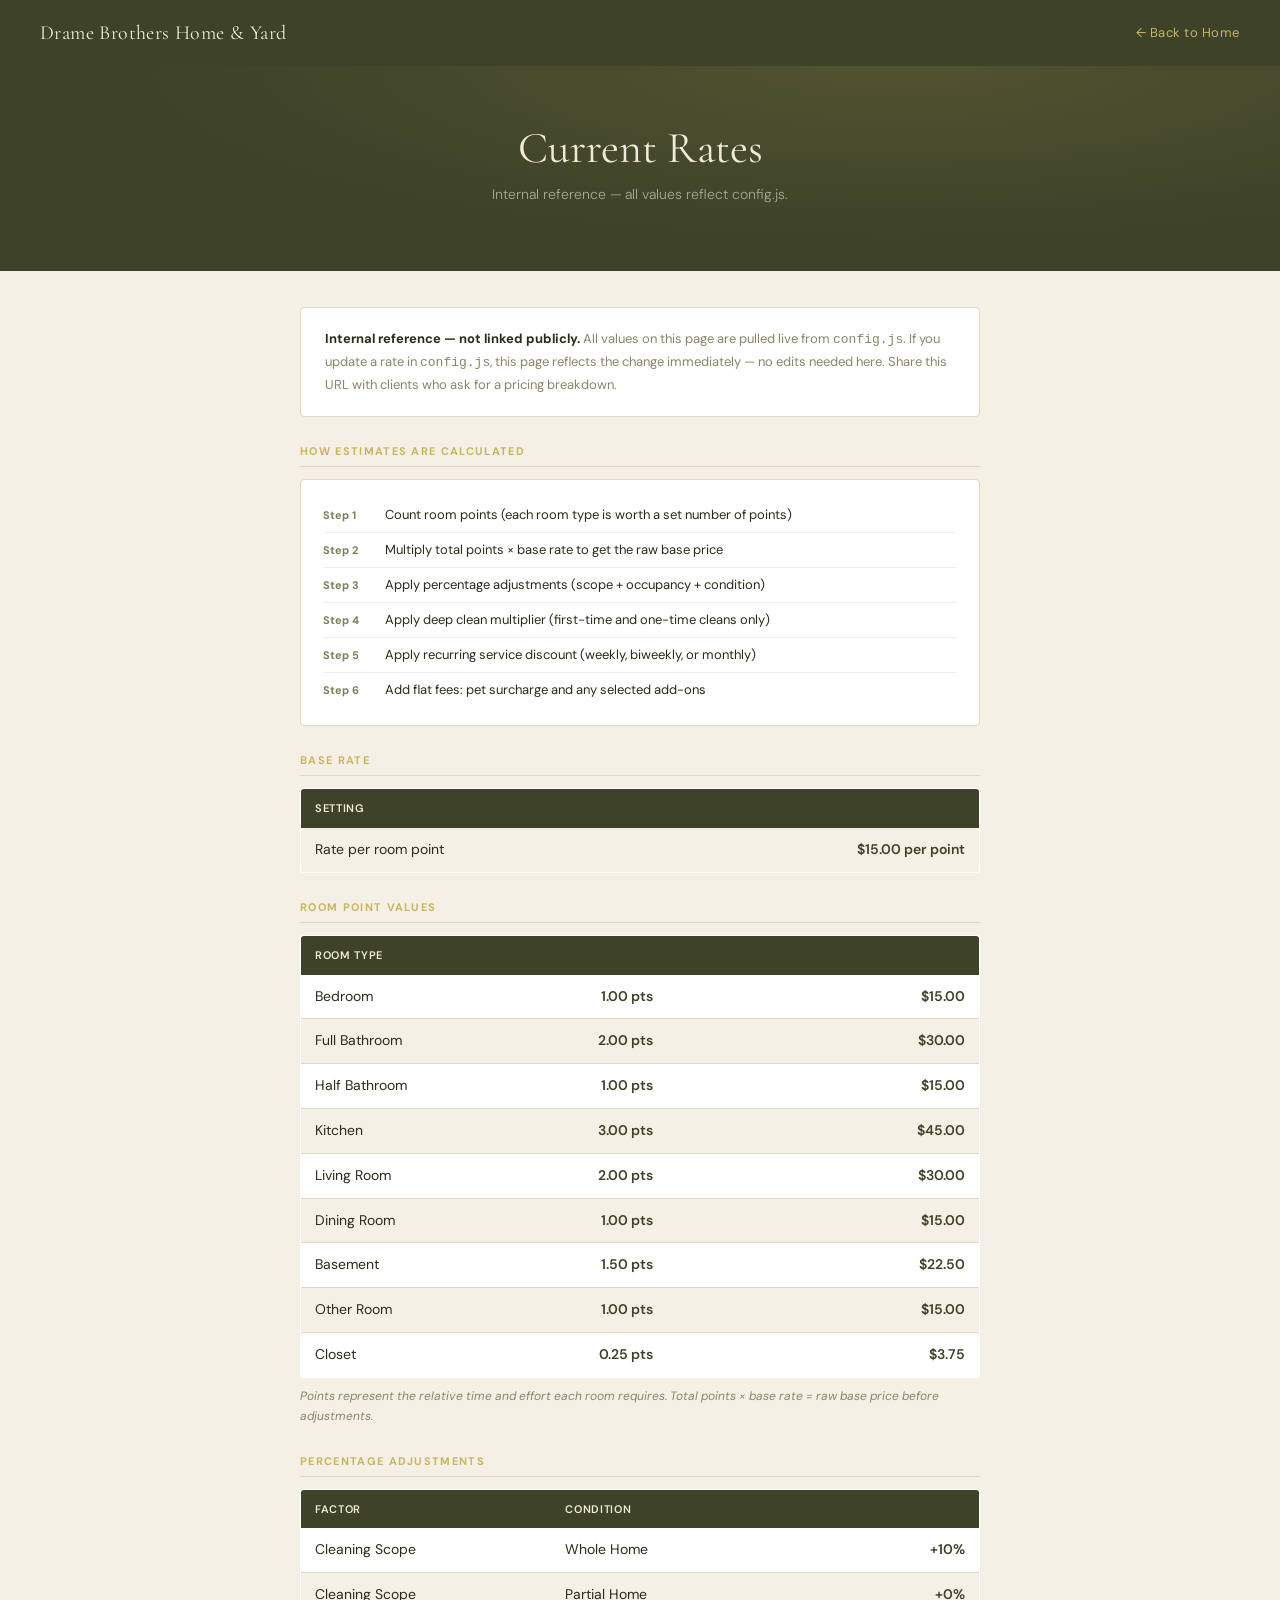
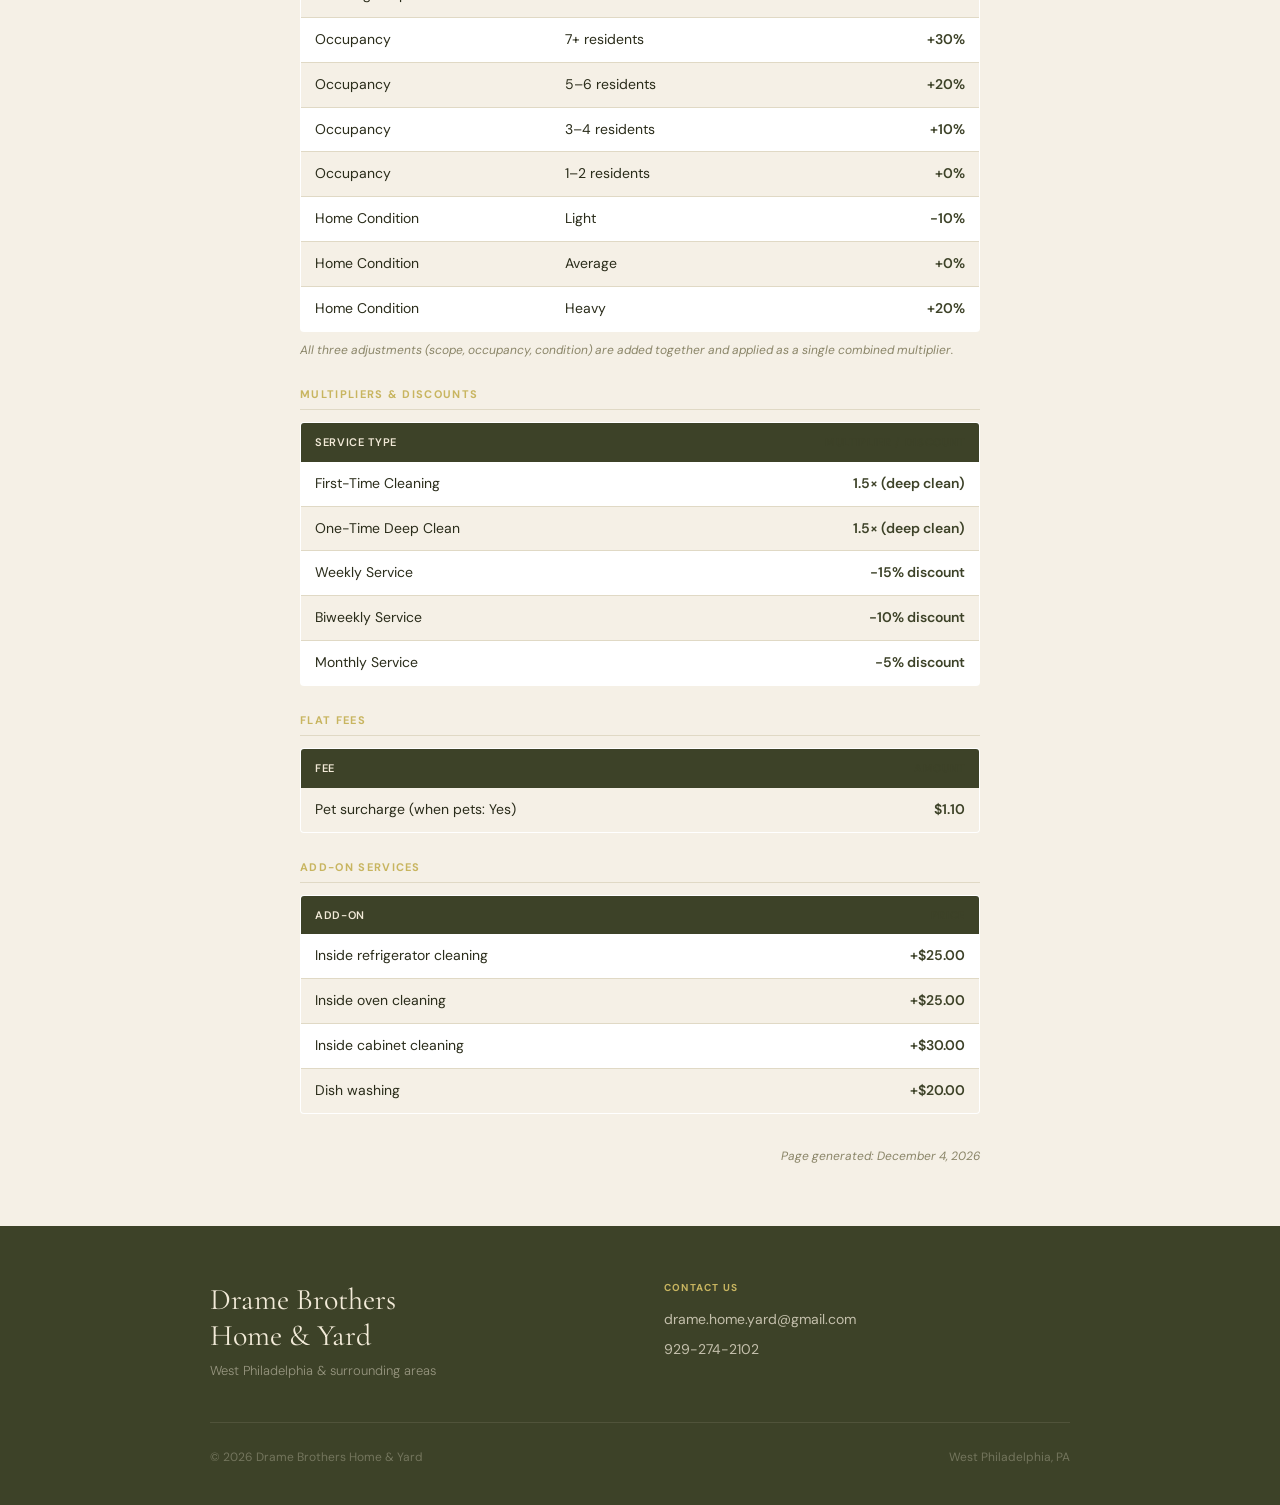
<file: rates.html>
<!DOCTYPE html>
<html lang="en">
<head>
<meta charset="UTF-8">
<meta name="viewport" content="width=device-width, initial-scale=1.0">
<title>Current Rates — Drame Brothers Home & Yard</title>
<meta name="robots" content="noindex, nofollow">
<link rel="preconnect" href="https://fonts.googleapis.com">
<link href="https://fonts.googleapis.com/css2?family=Cormorant+Garamond:wght@400;600&family=DM+Sans:wght@300;400;500;600&display=swap" rel="stylesheet">
<link rel="stylesheet" href="style.css">
<style>
body { background: var(--off); }
.rates-wrap { max-width: 720px; margin: 0 auto; padding: 36px 20px 60px; }
.rates-intro { background: var(--white); border: 1px solid var(--border); border-radius: var(--radius); padding: 20px 24px; margin-bottom: 28px; font-size: 13px; color: var(--muted); line-height: 1.7; }
.rates-intro strong { color: var(--text); }
.section-block { margin-bottom: 28px; }
.section-block h2 { font-family: var(--sans); font-size: 11px; font-weight: 700; letter-spacing: .12em; text-transform: uppercase; color: var(--gold); margin-bottom: 12px; padding-bottom: 8px; border-bottom: 1px solid var(--border); }
table { width: 100%; border-collapse: collapse; background: var(--white); border: 1px solid var(--border); border-radius: var(--radius); overflow: hidden; font-size: 14px; }
th { background: var(--olive); color: var(--cream); padding: 10px 14px; text-align: left; font-size: 11px; font-weight: 600; letter-spacing: .06em; text-transform: uppercase; }
td { padding: 10px 14px; border-bottom: 1px solid var(--border); color: var(--text); }
tr:last-child td { border-bottom: none; }
tr:nth-child(even) td { background: var(--off); }
.val { font-weight: 600; color: var(--olive); text-align: right; }
.note { font-size: 12px; color: var(--muted); margin-top: 8px; font-style: italic; }
.formula-box { background: var(--white); border: 1px solid var(--border); border-radius: var(--radius); padding: 18px 22px; font-size: 13px; color: var(--text); line-height: 2; }
.formula-box .step { display: flex; align-items: baseline; gap: 10px; padding: 4px 0; border-bottom: 1px solid var(--border-lt, #eee); }
.formula-box .step:last-child { border-bottom: none; }
.step-num { font-size: 11px; font-weight: 700; color: var(--olive-lt); min-width: 52px; }
.step-desc { flex: 1; }
.updated { font-size: 12px; color: var(--muted); text-align: right; margin-top: 32px; font-style: italic; }
</style>
</head>
<body>

<div id="site-header"></div>

<div class="rates-wrap">

  <div class="rates-intro">
    <strong>Internal reference — not linked publicly.</strong> All values on this page are pulled live from <code>config.js</code>. If you update a rate in <code>config.js</code>, this page reflects the change immediately — no edits needed here. Share this URL with clients who ask for a pricing breakdown.
  </div>

  <!-- Pricing Formula -->
  <div class="section-block">
    <h2>How Estimates Are Calculated</h2>
    <div class="formula-box" id="formula-steps">
      <div class="step"><span class="step-num">Step 1</span><span class="step-desc">Count room points (each room type is worth a set number of points)</span></div>
      <div class="step"><span class="step-num">Step 2</span><span class="step-desc">Multiply total points × base rate to get the raw base price</span></div>
      <div class="step"><span class="step-num">Step 3</span><span class="step-desc">Apply percentage adjustments (scope + occupancy + condition)</span></div>
      <div class="step"><span class="step-num">Step 4</span><span class="step-desc">Apply deep clean multiplier (first-time and one-time cleans only)</span></div>
      <div class="step"><span class="step-num">Step 5</span><span class="step-desc">Apply recurring service discount (weekly, biweekly, or monthly)</span></div>
      <div class="step"><span class="step-num">Step 6</span><span class="step-desc">Add flat fees: pet surcharge and any selected add-ons</span></div>
    </div>
  </div>

  <!-- Base Rate -->
  <div class="section-block">
    <h2>Base Rate</h2>
    <table>
      <tr><th>Setting</th><th class="val">Current Value</th></tr>
      <tr><td>Rate per room point</td><td class="val" id="base-rate-cell">—</td></tr>
    </table>
  </div>

  <!-- Room Points -->
  <div class="section-block">
    <h2>Room Point Values</h2>
    <table>
      <tr><th>Room Type</th><th class="val">Points</th><th class="val">Value at Current Rate</th></tr>
      <tbody id="room-points-body"></tbody>
    </table>
    <p class="note">Points represent the relative time and effort each room requires. Total points × base rate = raw base price before adjustments.</p>
  </div>

  <!-- Adjustments -->
  <div class="section-block">
    <h2>Percentage Adjustments</h2>
    <table>
      <tr><th>Factor</th><th>Condition</th><th class="val">Adjustment</th></tr>
      <tbody id="adjustments-body"></tbody>
    </table>
    <p class="note">All three adjustments (scope, occupancy, condition) are added together and applied as a single combined multiplier.</p>
  </div>

  <!-- Deep Clean & Discounts -->
  <div class="section-block">
    <h2>Multipliers & Discounts</h2>
    <table>
      <tr><th>Service Type</th><th class="val">Multiplier / Discount</th></tr>
      <tbody id="multipliers-body"></tbody>
    </table>
  </div>

  <!-- Flat Fees -->
  <div class="section-block">
    <h2>Flat Fees</h2>
    <table>
      <tr><th>Fee</th><th class="val">Amount</th></tr>
      <tr><td>Pet surcharge (when pets: Yes)</td><td class="val" id="pet-fee-cell">—</td></tr>
    </table>
  </div>

  <!-- Add-Ons -->
  <div class="section-block">
    <h2>Add-On Services</h2>
    <table>
      <tr><th>Add-On</th><th class="val">Price</th></tr>
      <tbody id="addons-body"></tbody>
    </table>
  </div>

  <div class="updated" id="updated-line"></div>

</div>

<div id="site-footer"></div>

<script src="config.js"></script>
<script src="components.js"></script>
<script>
renderTopbar('site-header', { heroTitle: 'Current Rates', heroSubtitle: 'Internal reference — all values reflect config.js.' });
renderFooter('site-footer');

var fmt = function(n) { return '$' + parseFloat(n).toFixed(2); };
var pct = function(n) { return (n >= 0 ? '+' : '') + (n * 100).toFixed(0) + '%'; };

// Base rate
document.getElementById('base-rate-cell').textContent = fmt(DB.baseRate) + ' per point';

// Room points
var roomLabels = {
  bedroom: 'Bedroom', full_bathroom: 'Full Bathroom', half_bathroom: 'Half Bathroom',
  kitchen: 'Kitchen', living_room: 'Living Room', dining_room: 'Dining Room',
  basement: 'Basement', other_room: 'Other Room', closet: 'Closet'
};
var rpBody = document.getElementById('room-points-body');
Object.keys(DB.roomPoints).forEach(function(key) {
  var pts = DB.roomPoints[key];
  var tr = document.createElement('tr');
  tr.innerHTML = '<td>' + (roomLabels[key] || key) + '</td>' +
    '<td class="val">' + pts.toFixed(2) + ' pts</td>' +
    '<td class="val">' + fmt(pts * DB.baseRate) + '</td>';
  rpBody.appendChild(tr);
});

// Adjustments
var adjBody = document.getElementById('adjustments-body');
function addAdj(factor, condition, rate) {
  var tr = document.createElement('tr');
  tr.innerHTML = '<td>' + factor + '</td><td>' + condition + '</td><td class="val">' + pct(rate) + '</td>';
  adjBody.appendChild(tr);
}
addAdj('Cleaning Scope', 'Whole Home', DB.wholeHomeAdj);
addAdj('Cleaning Scope', 'Partial Home', 0);
DB.occupancyAdj.forEach(function(tier) {
  var label = tier.max === Infinity ? tier.min + '+ residents' : tier.min + '–' + tier.max + ' residents';
  addAdj('Occupancy', label, tier.rate);
});
addAdj('Occupancy', '1–2 residents', 0);
Object.keys(DB.conditionAdj).forEach(function(cond) {
  addAdj('Home Condition', cond, DB.conditionAdj[cond]);
});

// Multipliers & discounts
var mBody = document.getElementById('multipliers-body');
DB.deepCleanServices.forEach(function(svc) {
  var tr = document.createElement('tr');
  var short = svc.split('(')[0].trim();
  tr.innerHTML = '<td>' + short + '</td><td class="val">' + DB.deepCleanMultiplier + '× (deep clean)</td>';
  mBody.appendChild(tr);
});
Object.keys(DB.recurringDiscounts).forEach(function(svc) {
  var tr = document.createElement('tr');
  tr.innerHTML = '<td>' + svc + '</td><td class="val">−' + (DB.recurringDiscounts[svc] * 100).toFixed(0) + '% discount</td>';
  mBody.appendChild(tr);
});
['One-Time Deep Clean','Biweekly Service','Monthly Service'].forEach(function(){}); // already covered above

// Pet fee
document.getElementById('pet-fee-cell').textContent = fmt(DB.petFee);

// Add-ons
var aBody = document.getElementById('addons-body');
DB.addOns.forEach(function(a) {
  var tr = document.createElement('tr');
  tr.innerHTML = '<td>' + a.label + '</td><td class="val">+' + fmt(a.price) + '</td>';
  aBody.appendChild(tr);
});

// Updated timestamp
document.getElementById('updated-line').textContent =
  'Page generated: ' + new Date().toLocaleDateString('en-US', {year:'numeric',month:'long',day:'numeric'});
</script>
</body>
</html>
</file>
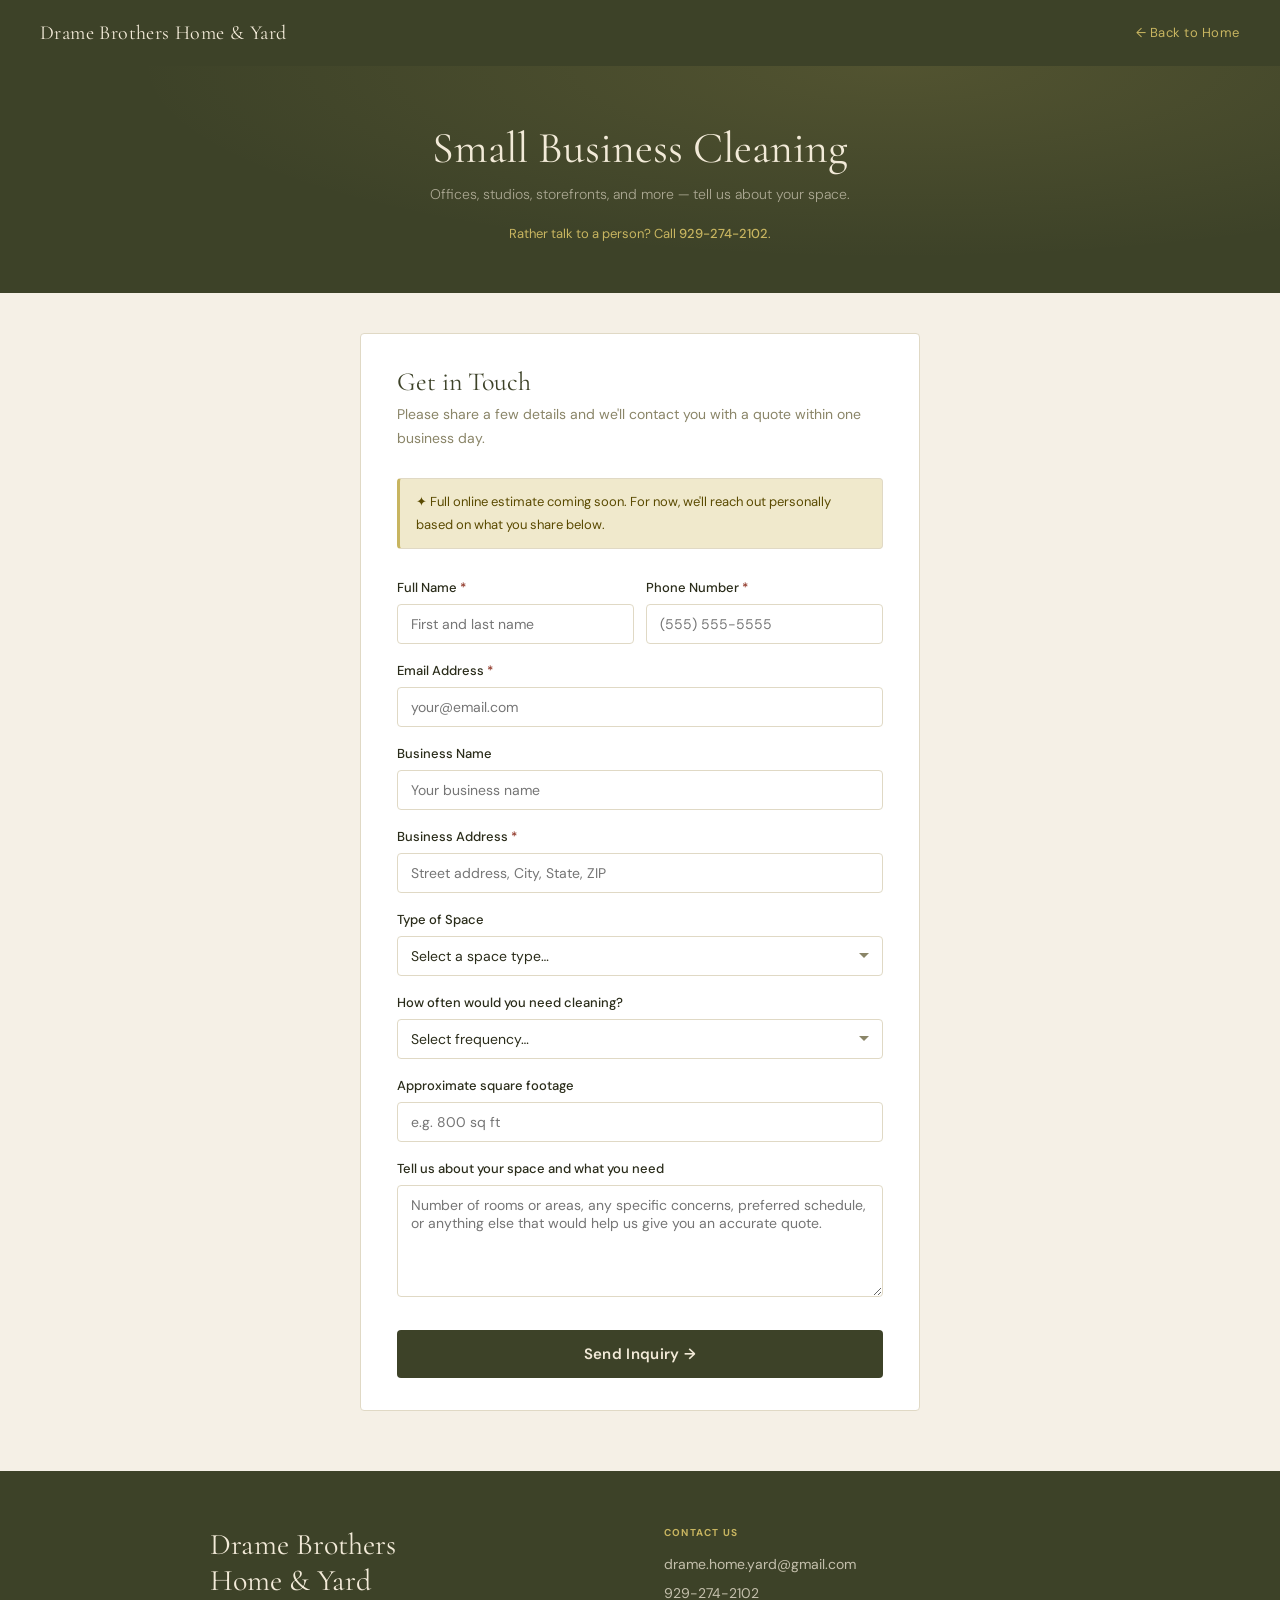
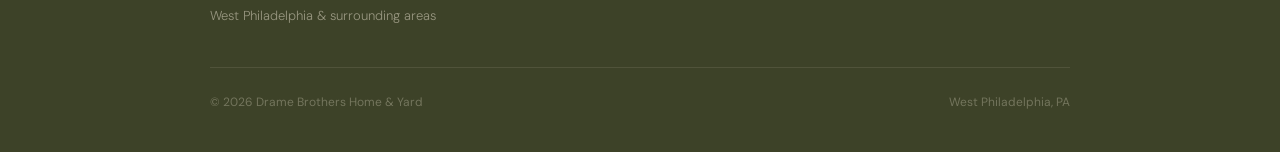
<file: small-business.html>
<!DOCTYPE html>
<html lang="en">
<head>
<meta charset="UTF-8">
<meta name="viewport" content="width=device-width, initial-scale=1.0">
<title>Small Business Cleaning — Drame Brothers Home & Yard</title>
<meta name="description" content="Professional cleaning services for small businesses in West Philadelphia. Get in touch for a customized estimate.">
<link rel="preconnect" href="https://fonts.googleapis.com">
<link href="https://fonts.googleapis.com/css2?family=Cormorant+Garamond:wght@400;600&family=DM+Sans:wght@300;400;500;600&display=swap" rel="stylesheet">
<link rel="stylesheet" href="style.css">
</head>
<body>

<div id="site-header"></div>

<div class="inquiry-wrap">
  <div id="inquiry-form">
    <div class="inquiry-card">
      <h2>Get in Touch</h2>
      <p class="sub">Please share a few details and we'll contact you with a quote within one business day.</p>
      <div class="coming-soon-note">✦ Full online estimate coming soon. For now, we'll reach out personally based on what you share below.</div>
      <div class="two-col">
        <div class="ifield"><label for="client_name">Full Name <span style="color:var(--red)">*</span></label><input type="text" id="client_name" placeholder="First and last name"></div>
        <div class="ifield"><label for="phone">Phone Number <span style="color:var(--red)">*</span></label><input type="tel" id="phone" placeholder="(555) 555-5555"></div>
      </div>
      <div class="ifield"><label for="email">Email Address <span style="color:var(--red)">*</span></label><input type="email" id="email" placeholder="your@email.com"></div>
      <div class="ifield"><label for="business_name">Business Name</label><input type="text" id="business_name" placeholder="Your business name"></div>
      <div class="ifield"><label for="address">Business Address <span style="color:var(--red)">*</span></label><input type="text" id="address" placeholder="Street address, City, State, ZIP"></div>
      <div class="ifield"><label for="space_type">Type of Space</label><select id="space_type"><option value="">Select a space type…</option><option>Office</option><option>Retail / Storefront</option><option>Studio or Workshop</option><option>Restaurant or Food Service</option><option>Salon or Spa</option><option>Medical or Professional Office</option><option>Other</option></select></div>
      <div class="ifield"><label for="frequency">How often would you need cleaning?</label><select id="frequency"><option value="">Select frequency…</option><option>One-time / Deep Clean</option><option>Weekly</option><option>Biweekly</option><option>Monthly</option><option>Not sure yet</option></select></div>
      <div class="ifield"><label for="sq_footage">Approximate square footage</label><input type="text" id="sq_footage" placeholder="e.g. 800 sq ft"></div>
      <div class="ifield"><label for="notes">Tell us about your space and what you need</label><textarea id="notes" rows="5" placeholder="Number of rooms or areas, any specific concerns, preferred schedule, or anything else that would help us give you an accurate quote."></textarea></div>
      <button class="ibtn" id="submit-btn" onclick="submitForm()">Send Inquiry →</button>
    </div>
  </div>
  <div class="success-screen" id="success">
    <div class="success-icon">✓</div>
    <h2>We got your message!</h2>
    <p>Thanks for reaching out. We'll follow up with a quote within 1 business day.</p>
    <p style="margin-top:16px;font-size:13px;color:var(--muted);">In a hurry? Call us directly at <a id="success-phone" style="color:var(--olive);font-weight:500;"></a>.</p>
  </div>
</div>

<div id="site-footer"></div>

<script src="config.js"></script>
<script src="components.js"></script>
<script>
renderTopbar('site-header',{heroTitle:'Small Business Cleaning',heroSubtitle:'Offices, studios, storefronts, and more — tell us about your space.',showPhone:true});
renderFooter('site-footer');
document.getElementById('success-phone').textContent = DB.business.phone;
document.getElementById('success-phone').href = 'tel:' + DB.business.phoneHref;

function gv(id){var e=document.getElementById(id);return e?e.value.trim():'';}
function validate(){
  document.querySelectorAll('.field-error').forEach(function(e){e.remove();});
  document.querySelectorAll('.err').forEach(function(e){e.classList.remove('err');});
  var ok=true;
  ['client_name','phone','email','address'].forEach(function(id){
    var el=document.getElementById(id);
    if(el&&!el.value.trim()){el.classList.add('err');var m=document.createElement('div');m.className='field-error';m.textContent='This field is required.';el.parentNode.insertBefore(m,el.nextSibling);ok=false;}
  });
  return ok;
}
function submitForm(){
  if(!validate())return;
  var btn=document.getElementById('submit-btn');btn.disabled=true;btn.textContent='Sending…';
  var data={submissionDate:new Date().toLocaleString(),serviceType:'Small Business Cleaning Inquiry',cleaningScope:gv('space_type'),clientName:gv('client_name'),phone:gv('phone'),email:gv('email'),address:gv('address'),businessName:gv('business_name'),frequency:gv('frequency'),sqFootage:gv('sq_footage'),notes:gv('notes'),readyToBook:'Yes',estimatedPrice:'TBD — inquiry form',bedrooms:0,fullBathrooms:0,halfBathrooms:0,kitchen:0,livingRoom:0,diningRoom:0,basement:0,otherRoom:0,closet:0,hallway:0,residents:'',pets:'',condition:'',addFridge:'No',addOven:'No',addCabinets:'No',addDishes:'No',productPreference:'',appt1Day:'',appt1Time:'',appt2Day:'',appt2Time:'',appt3Day:'',appt3Time:''};
  fetch(DB.scriptUrl,{method:'POST',mode:'no-cors',headers:{'Content-Type':'application/json'},body:JSON.stringify(data)}).catch(function(){}).finally(function(){document.getElementById('inquiry-form').style.display='none';document.getElementById('success').classList.add('show');});
}
</script>
</body>
</html>
</file>
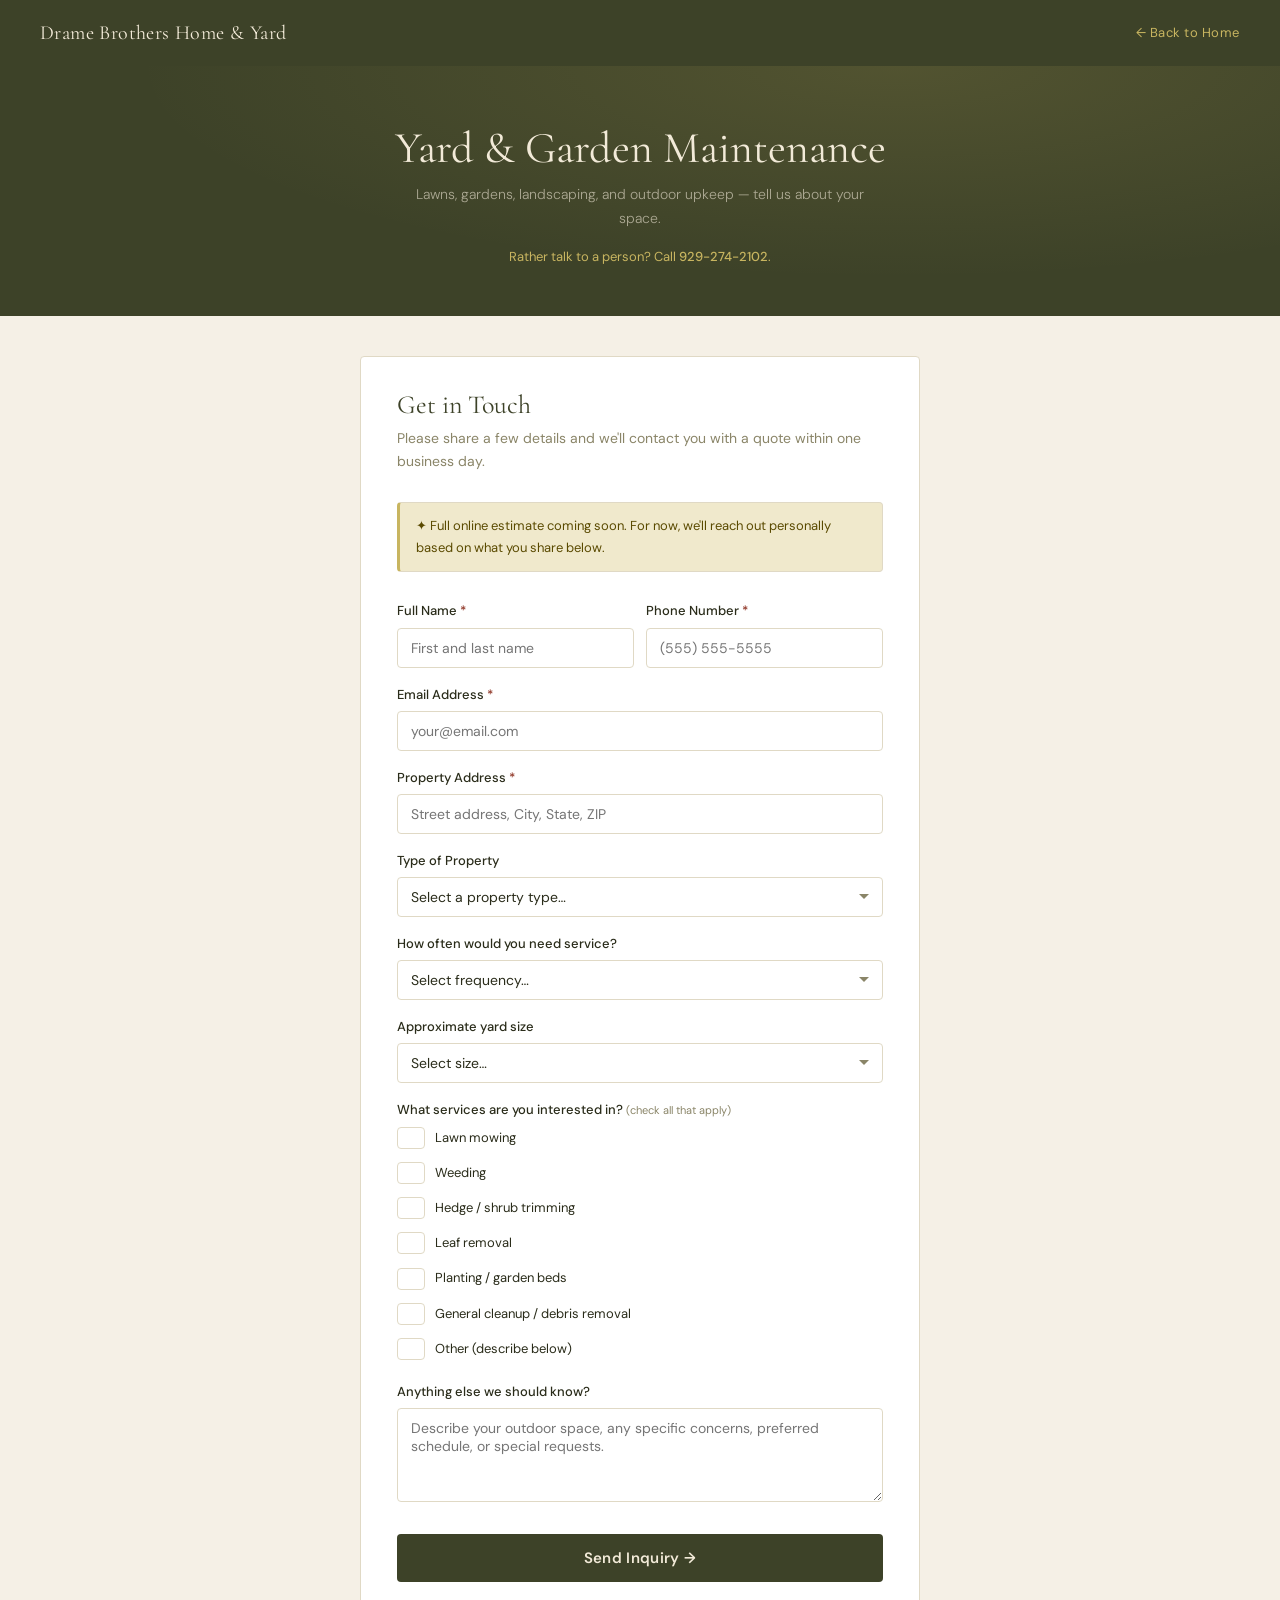
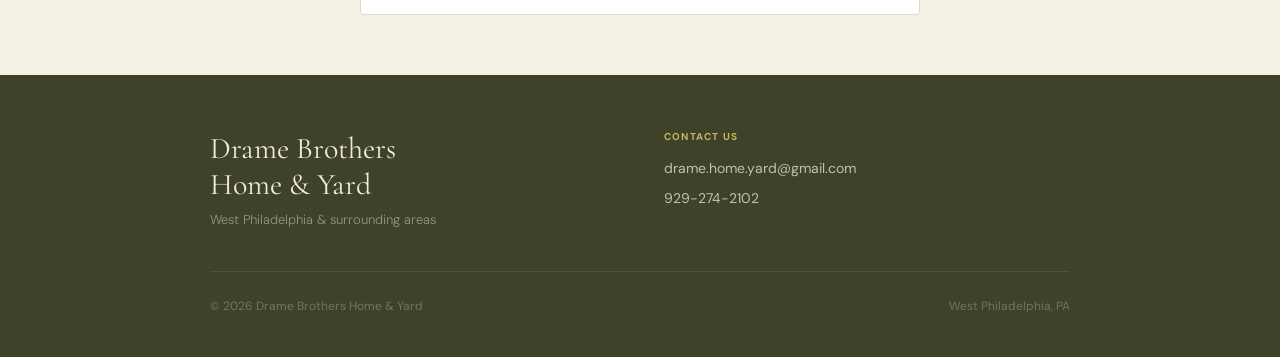
<file: yard-garden.html>
<!DOCTYPE html>
<html lang="en">
<head>
<meta charset="UTF-8">
<meta name="viewport" content="width=device-width, initial-scale=1.0">
<title>Yard & Garden Maintenance — Drame Brothers Home & Yard</title>
<meta name="description" content="Yard and garden maintenance services in West Philadelphia. Get in touch for a customized estimate.">
<link rel="preconnect" href="https://fonts.googleapis.com">
<link href="https://fonts.googleapis.com/css2?family=Cormorant+Garamond:wght@400;600&family=DM+Sans:wght@300;400;500;600&display=swap" rel="stylesheet">
<link rel="stylesheet" href="style.css">
</head>
<body>

<div id="site-header"></div>

<div class="inquiry-wrap">
  <div id="inquiry-form">
    <div class="inquiry-card">
      <h2>Get in Touch</h2>
      <p class="sub">Please share a few details and we'll contact you with a quote within one business day.</p>
      <div class="coming-soon-note">✦ Full online estimate coming soon. For now, we'll reach out personally based on what you share below.</div>
      <div class="two-col">
        <div class="ifield"><label for="client_name">Full Name <span style="color:var(--red)">*</span></label><input type="text" id="client_name" placeholder="First and last name"></div>
        <div class="ifield"><label for="phone">Phone Number <span style="color:var(--red)">*</span></label><input type="tel" id="phone" placeholder="(555) 555-5555"></div>
      </div>
      <div class="ifield"><label for="email">Email Address <span style="color:var(--red)">*</span></label><input type="email" id="email" placeholder="your@email.com"></div>
      <div class="ifield"><label for="address">Property Address <span style="color:var(--red)">*</span></label><input type="text" id="address" placeholder="Street address, City, State, ZIP"></div>
      <div class="ifield"><label for="property_type">Type of Property</label><select id="property_type"><option value="">Select a property type…</option><option>House with yard</option><option>Row home / townhouse</option><option>Apartment with outdoor space</option><option>Small commercial property</option><option>Community garden or shared space</option><option>Other</option></select></div>
      <div class="ifield"><label for="frequency">How often would you need service?</label><select id="frequency"><option value="">Select frequency…</option><option>One-time / Seasonal cleanup</option><option>Weekly</option><option>Biweekly</option><option>Monthly</option><option>Not sure yet</option></select></div>
      <div class="ifield"><label for="yard_size">Approximate yard size</label><select id="yard_size"><option value="">Select size…</option><option>Small (under 500 sq ft)</option><option>Medium (500–1500 sq ft)</option><option>Large (1500–3000 sq ft)</option><option>Extra large (3000+ sq ft)</option><option>Not sure</option></select></div>
      <div class="ifield">
        <label>What services are you interested in? <span style="font-size:11px;color:var(--muted);font-weight:400">(check all that apply)</span></label>
        <div style="display:flex;flex-direction:column;gap:8px;margin-top:6px;">
          <label style="display:flex;align-items:center;gap:10px;font-size:13px;font-weight:400;cursor:pointer;"><input type="checkbox" id="svc_mowing" style="width:16px;height:16px;accent-color:var(--olive);flex-shrink:0;"> Lawn mowing</label>
          <label style="display:flex;align-items:center;gap:10px;font-size:13px;font-weight:400;cursor:pointer;"><input type="checkbox" id="svc_weeding" style="width:16px;height:16px;accent-color:var(--olive);flex-shrink:0;"> Weeding</label>
          <label style="display:flex;align-items:center;gap:10px;font-size:13px;font-weight:400;cursor:pointer;"><input type="checkbox" id="svc_trimming" style="width:16px;height:16px;accent-color:var(--olive);flex-shrink:0;"> Hedge / shrub trimming</label>
          <label style="display:flex;align-items:center;gap:10px;font-size:13px;font-weight:400;cursor:pointer;"><input type="checkbox" id="svc_leaves" style="width:16px;height:16px;accent-color:var(--olive);flex-shrink:0;"> Leaf removal</label>
          <label style="display:flex;align-items:center;gap:10px;font-size:13px;font-weight:400;cursor:pointer;"><input type="checkbox" id="svc_planting" style="width:16px;height:16px;accent-color:var(--olive);flex-shrink:0;"> Planting / garden beds</label>
          <label style="display:flex;align-items:center;gap:10px;font-size:13px;font-weight:400;cursor:pointer;"><input type="checkbox" id="svc_cleanup" style="width:16px;height:16px;accent-color:var(--olive);flex-shrink:0;"> General cleanup / debris removal</label>
          <label style="display:flex;align-items:center;gap:10px;font-size:13px;font-weight:400;cursor:pointer;"><input type="checkbox" id="svc_other" style="width:16px;height:16px;accent-color:var(--olive);flex-shrink:0;"> Other (describe below)</label>
        </div>
      </div>
      <div class="ifield"><label for="notes">Anything else we should know?</label><textarea id="notes" rows="4" placeholder="Describe your outdoor space, any specific concerns, preferred schedule, or special requests."></textarea></div>
      <button class="ibtn" id="submit-btn" onclick="submitForm()">Send Inquiry →</button>
    </div>
  </div>
  <div class="success-screen" id="success">
    <div class="success-icon">✓</div>
    <h2>We got your message!</h2>
    <p>Thanks for reaching out. We'll follow up with a quote within 1 business day.</p>
    <p style="margin-top:16px;font-size:13px;color:var(--muted);">In a hurry? Call us directly at <a id="success-phone" style="color:var(--olive);font-weight:500;"></a>.</p>
  </div>
</div>

<div id="site-footer"></div>

<script src="config.js"></script>
<script src="components.js"></script>
<script>
renderTopbar('site-header',{heroTitle:'Yard &amp; Garden Maintenance',heroSubtitle:'Lawns, gardens, landscaping, and outdoor upkeep — tell us about your space.',showPhone:true});
renderFooter('site-footer');
document.getElementById('success-phone').textContent = DB.business.phone;
document.getElementById('success-phone').href = 'tel:' + DB.business.phoneHref;

function gv(id){var e=document.getElementById(id);return e?e.value.trim():'';}
function gc(id){var e=document.getElementById(id);return e&&e.checked;}
function getServices(){var s=[];if(gc('svc_mowing'))s.push('Lawn mowing');if(gc('svc_weeding'))s.push('Weeding');if(gc('svc_trimming'))s.push('Hedge / shrub trimming');if(gc('svc_leaves'))s.push('Leaf removal');if(gc('svc_planting'))s.push('Planting / garden beds');if(gc('svc_cleanup'))s.push('General cleanup / debris removal');if(gc('svc_other'))s.push('Other');return s.join(', ')||'Not specified';}
function validate(){
  document.querySelectorAll('.field-error').forEach(function(e){e.remove();});
  document.querySelectorAll('.err').forEach(function(e){e.classList.remove('err');});
  var ok=true;
  ['client_name','phone','email','address'].forEach(function(id){var el=document.getElementById(id);if(el&&!el.value.trim()){el.classList.add('err');var m=document.createElement('div');m.className='field-error';m.textContent='This field is required.';el.parentNode.insertBefore(m,el.nextSibling);ok=false;}});
  return ok;
}
function submitForm(){
  if(!validate())return;
  var btn=document.getElementById('submit-btn');btn.disabled=true;btn.textContent='Sending…';
  var data={submissionDate:new Date().toLocaleString(),serviceType:'Yard & Garden Maintenance Inquiry',cleaningScope:gv('property_type'),clientName:gv('client_name'),phone:gv('phone'),email:gv('email'),address:gv('address'),frequency:gv('frequency'),yardSize:gv('yard_size'),servicesWanted:getServices(),notes:gv('notes'),readyToBook:'Yes',estimatedPrice:'TBD — inquiry form',bedrooms:0,fullBathrooms:0,halfBathrooms:0,kitchen:0,livingRoom:0,diningRoom:0,basement:0,otherRoom:0,closet:0,hallway:0,residents:'',pets:'',condition:'',addFridge:'No',addOven:'No',addCabinets:'No',addDishes:'No',productPreference:'',appt1Day:'',appt1Time:'',appt2Day:'',appt2Time:'',appt3Day:'',appt3Time:''};
  fetch(DB.scriptUrl,{method:'POST',mode:'no-cors',headers:{'Content-Type':'application/json'},body:JSON.stringify(data)}).catch(function(){}).finally(function(){document.getElementById('inquiry-form').style.display='none';document.getElementById('success').classList.add('show');});
}
</script>
</body>
</html>
</file>
<file: style.css>
/* ═══════════════════════════════════════════════════════
   DRAME BROTHERS HOME & YARD — Shared Stylesheet
   ═══════════════════════════════════════════════════════

   COLOR VARIABLES
   To change the site palette, edit only this block.
   ─────────────────────────────────────────────────── */
:root {
  --olive:      #3d4228;   /* primary dark — headers, footer, buttons */
  --olive-md:   #585c3c;   /* mid olive — hover states */
  --olive-lt:   #7a7e5a;   /* light olive — secondary text, labels */
  --cream:      #f2ead8;   /* warm cream — text on dark backgrounds */
  --cream-dk:   #e4d9c0;   /* slightly darker cream — borders on dark */
  --gold:       #c8b560;   /* accent — links, highlights, section labels */
  --gold-lt:    #f0e9cc;   /* very light gold — hover fills */
  --off:        #f5f0e6;   /* warm off-white — page background */
  --white:      #ffffff;   /* pure white — card backgrounds */
  --border:     #e0d9c5;   /* warm border color */
  --muted:      #8a8568;   /* muted text */
  --text:       #2a2c1a;   /* primary body text */
  --red:        #8b2e1e;   /* error states */

  --serif:  'Cormorant Garamond', Georgia, serif;
  --sans:   'DM Sans', system-ui, sans-serif;
  --radius: 4px;
}

/* ── Reset & Base ──────────────────────────────────── */
*, *::before, *::after { box-sizing: border-box; margin: 0; padding: 0; }
html { scroll-behavior: smooth; }
body {
  font-family: var(--sans);
  background: var(--off);
  color: var(--text);
  font-size: 16px;
  line-height: 1.7;
}
img { display: block; max-width: 100%; }
a   { color: inherit; text-decoration: none; }

/* ── Typography ────────────────────────────────────── */
h1, h2, h3, h4 {
  font-family: var(--serif);
  font-weight: 400;
  line-height: 1.2;
}
p { margin-bottom: 1em; }
p:last-child { margin-bottom: 0; }

/* ── Navigation ────────────────────────────────────── */
.nav {
  position: absolute;
  top: 0; left: 0; right: 0;
  z-index: 10;
  display: flex;
  align-items: center;
  justify-content: space-between;
  padding: 20px 40px;
}
.nav-logo {
  font-family: var(--serif);
  font-size: 20px;
  color: var(--cream);
  letter-spacing: 0.02em;
  opacity: 0.9;
}
.nav-links {
  display: flex;
  gap: 28px;
  list-style: none;
}
.nav-links a {
  font-size: 13px;
  font-weight: 500;
  color: rgba(242,234,216,0.75);
  letter-spacing: 0.06em;
  text-transform: uppercase;
  transition: color 0.2s;
}
.nav-links a:hover { color: var(--gold); }

/* Simple top bar for inner pages */
.topbar {
  background: var(--olive);
  display: flex;
  align-items: center;
  justify-content: space-between;
  padding: 16px 40px;
}
.topbar-logo {
  font-family: var(--serif);
  font-size: 20px;
  color: var(--cream);
  letter-spacing: 0.02em;
}
.topbar-back {
  font-size: 13px;
  color: var(--gold);
  letter-spacing: 0.04em;
  display: flex;
  align-items: center;
  gap: 6px;
  transition: opacity 0.2s;
}
.topbar-back:hover { opacity: 0.75; }

/* ── Hero ──────────────────────────────────────────── */
.hero {
  position: relative;
  height: 62vh;
  min-height: 400px;
  display: flex;
  align-items: center;
  justify-content: center;
  background: var(--olive);   /* fallback while image loads */
  background-size: cover;
  background-position: center;
  overflow: hidden;
}
.hero-overlay {
  position: absolute;
  inset: 0;
  background: linear-gradient(
    135deg,
    rgba(30,35,15,0.65) 0%,
    rgba(30,35,15,0.40) 100%
  );
}
.hero-card {
  position: relative;
  z-index: 2;
  background: rgba(40,45,22,0.82);
  border: 1px solid rgba(200,181,96,0.25);
  backdrop-filter: blur(4px);
  -webkit-backdrop-filter: blur(4px);
  padding: 52px 56px;
  text-align: center;
  max-width: 560px;
  width: 90%;
}
.hero-card h1 {
  font-size: clamp(36px, 5vw, 52px);
  color: var(--cream);
  margin-bottom: 14px;
  letter-spacing: 0.01em;
}
.hero-card p {
  font-size: 15px;
  color: rgba(242,234,216,0.7);
  font-weight: 300;
  margin-bottom: 28px;
}
.hero-btn {
  display: inline-block;
  padding: 13px 32px;
  border: 1.5px solid rgba(200,181,96,0.6);
  color: var(--gold);
  font-size: 13px;
  font-weight: 600;
  letter-spacing: 0.1em;
  text-transform: uppercase;
  transition: background 0.2s, color 0.2s, border-color 0.2s;
  font-family: var(--sans);
  cursor: pointer;
  background: transparent;
}
.hero-btn:hover {
  background: var(--gold);
  color: var(--olive);
  border-color: var(--gold);
}

/* ── Section wrapper ───────────────────────────────── */
.section { padding: 80px 40px; }
.section-inner {
  max-width: 860px;
  margin: 0 auto;
}
.section-label {
  font-size: 11px;
  font-weight: 600;
  letter-spacing: 0.14em;
  text-transform: uppercase;
  color: var(--gold);
  margin-bottom: 16px;
}
.section h2 {
  font-size: clamp(28px, 4vw, 40px);
  color: var(--olive);
  margin-bottom: 24px;
}

/* ── About section ─────────────────────────────────── */
.about {
  background: var(--white);
}
.about p {
  font-size: 16px;
  color: #3a3d26;
  max-width: 680px;
  margin-bottom: 1.1em;
}

/* ── Services section ──────────────────────────────── */
.services {
  background: var(--off);
}
.services-grid {
  display: grid;
  grid-template-columns: repeat(3, 1fr);
  gap: 20px;
  margin-top: 8px;
}
.service-card {
  position: relative;
  display: block;
  overflow: hidden;
  cursor: pointer;
  aspect-ratio: 3/4;
  background: var(--olive-md);
}
.service-card:hover .service-img {
  transform: scale(1.04);
}
.service-img {
  width: 100%;
  height: 100%;
  object-fit: cover;
  transition: transform 0.5s ease;
}
/* Placeholder when no image is set */
.service-img-placeholder {
  width: 100%; height: 100%;
  background: var(--olive-md);
  display: flex;
  align-items: center;
  justify-content: center;
  transition: transform 0.5s ease;
}
.service-card:hover .service-img-placeholder {
  transform: scale(1.04);
}
.service-overlay {
  position: absolute;
  inset: 0;
  background: linear-gradient(
    to top,
    rgba(30,35,15,0.85) 0%,
    rgba(30,35,15,0.2) 50%,
    transparent 100%
  );
  display: flex;
  align-items: flex-end;
  justify-content: center;
  padding-bottom: 28px;
  transition: background 0.3s;
}
.service-card:hover .service-overlay {
  background: linear-gradient(
    to top,
    rgba(30,35,15,0.92) 0%,
    rgba(30,35,15,0.4) 60%,
    rgba(30,35,15,0.1) 100%
  );
}
.service-label {
  font-family: var(--serif);
  font-size: 22px;
  font-weight: 400;
  color: var(--cream);
  text-align: center;
  letter-spacing: 0.01em;
  line-height: 1.3;
}
.service-cta {
  display: block;
  font-size: 11px;
  font-weight: 600;
  letter-spacing: 0.1em;
  text-transform: uppercase;
  color: var(--gold);
  margin-top: 6px;
  opacity: 0;
  transform: translateY(6px);
  transition: opacity 0.3s, transform 0.3s;
}
.service-card:hover .service-cta {
  opacity: 1;
  transform: translateY(0);
}

/* ── Footer ────────────────────────────────────────── */
.footer {
  background: var(--olive);
  padding: 56px 40px 40px;
  color: var(--cream);
}
.footer-inner {
  max-width: 860px;
  margin: 0 auto;
  display: grid;
  grid-template-columns: 1fr 1fr;
  gap: 48px;
  align-items: start;
}
.footer h3 {
  font-size: 30px;
  color: var(--cream);
  margin-bottom: 6px;
}
.footer-tagline {
  font-size: 13px;
  color: rgba(242,234,216,0.5);
  font-weight: 300;
  margin-bottom: 0;
}
.footer-contact h4 {
  font-family: var(--sans);
  font-size: 10px;
  font-weight: 700;
  letter-spacing: 0.12em;
  text-transform: uppercase;
  color: var(--gold);
  margin-bottom: 14px;
}
.footer-contact p {
  font-size: 14px;
  color: rgba(242,234,216,0.75);
  margin-bottom: 6px;
}
.footer-contact a {
  color: rgba(242,234,216,0.75);
  transition: color 0.2s;
}
.footer-contact a:hover { color: var(--gold); }
.footer-bottom {
  max-width: 860px;
  margin: 40px auto 0;
  padding-top: 24px;
  border-top: 1px solid rgba(242,234,216,0.1);
  font-size: 12px;
  color: rgba(242,234,216,0.3);
  display: flex;
  justify-content: space-between;
  align-items: center;
}

/* ── Page hero (inner pages) ───────────────────────── */
.page-hero {
  background: var(--olive);
  padding: 56px 40px 48px;
  text-align: center;
  position: relative;
  overflow: hidden;
}
.page-hero::before {
  content: '';
  position: absolute;
  inset: 0;
  background: radial-gradient(ellipse at 70% 0%, rgba(200,181,96,0.15), transparent 60%);
  pointer-events: none;
}
.page-hero h1 {
  font-size: clamp(28px, 4vw, 44px);
  color: var(--cream);
  position: relative;
  margin-bottom: 8px;
}
.page-hero p {
  font-size: 14px;
  color: rgba(242,234,216,0.6);
  position: relative;
  max-width: 480px;
  margin: 0 auto 16px;
  font-weight: 300;
}
.page-hero .phone-line {
  font-size: 13px;
  color: var(--gold);
  position: relative;
}
.page-hero .phone-line a {
  color: var(--gold);
  font-weight: 500;
}
.page-hero .phone-line a:hover { text-decoration: underline; }

/* ── Placeholder pages ─────────────────────────────── */
.inquiry-wrap {
  max-width: 600px;
  margin: 0 auto;
  padding: 40px 20px 60px;
}
.inquiry-card {
  background: var(--white);
  border: 1px solid var(--border);
  border-radius: var(--radius);
  padding: 32px 36px;
}
.inquiry-card h2 {
  font-size: 26px;
  color: var(--olive);
  margin-bottom: 6px;
}
.inquiry-card .sub {
  font-size: 14px;
  color: var(--muted);
  margin-bottom: 28px;
}
.coming-soon-note {
  background: var(--gold-lt);
  border: 1px solid var(--border);
  border-left: 3px solid var(--gold);
  border-radius: var(--radius);
  padding: 12px 16px;
  font-size: 13px;
  color: #5a4a00;
  margin-bottom: 28px;
}

/* ── Shared form elements (inquiry pages) ──────────── */
.ifield { margin-bottom: 16px; }
.ifield label {
  display: block;
  font-size: 13px;
  font-weight: 500;
  color: var(--text);
  margin-bottom: 5px;
}
.ifield input,
.ifield select,
.ifield textarea {
  width: 100%;
  padding: 10px 13px;
  border: 1.5px solid var(--border);
  border-radius: var(--radius);
  font-family: var(--sans);
  font-size: 14px;
  color: var(--text);
  background: var(--white);
  transition: border-color 0.15s, box-shadow 0.15s;
  -webkit-appearance: none;
  appearance: none;
}
.ifield select {
  background-image: url("data:image/svg+xml,%3Csvg xmlns='http://www.w3.org/2000/svg' width='12' height='8' viewBox='0 0 12 8'%3E%3Cpath fill='%238a8568' d='M1 1l5 5 5-5'/%3E%3C/svg%3E");
  background-repeat: no-repeat;
  background-position: right 12px center;
  padding-right: 36px;
}
.ifield input:focus,
.ifield select:focus,
.ifield textarea:focus {
  outline: none;
  border-color: var(--gold);
  box-shadow: 0 0 0 3px rgba(200,181,96,0.15);
}
.ifield input.err,
.ifield select.err,
.ifield textarea.err { border-color: var(--red); }
.field-error { font-size: 12px; color: var(--red); margin-top: 4px; }
.two-col { display: grid; grid-template-columns: 1fr 1fr; gap: 12px; }
.ibtn {
  width: 100%;
  padding: 14px;
  background: var(--olive);
  color: var(--cream);
  font-family: var(--sans);
  font-size: 15px;
  font-weight: 600;
  border: none;
  border-radius: var(--radius);
  cursor: pointer;
  letter-spacing: 0.02em;
  transition: background 0.15s, transform 0.1s;
  margin-top: 8px;
}
.ibtn:hover:not(:disabled) { background: var(--olive-md); }
.ibtn:active:not(:disabled) { transform: scale(0.99); }
.ibtn:disabled { opacity: 0.6; cursor: not-allowed; }

/* ── Success screen (shared) ───────────────────────── */
.success-screen {
  display: none;
  text-align: center;
  padding: 40px 20px;
}
.success-screen.show { display: block; }
.success-icon {
  width: 64px; height: 64px;
  background: var(--gold-lt);
  border-radius: 50%;
  display: flex; align-items: center; justify-content: center;
  margin: 0 auto 20px;
  font-size: 28px;
}
.success-screen h2 {
  font-size: 30px;
  color: var(--olive);
  margin-bottom: 8px;
}
.success-screen p { font-size: 14px; color: var(--muted); }

/* ── Utilities ─────────────────────────────────────── */
.visually-hidden {
  position: absolute; width: 1px; height: 1px;
  padding: 0; margin: -1px; overflow: hidden;
  clip: rect(0,0,0,0); border: 0;
}

/* ── Responsive ────────────────────────────────────── */
@media (max-width: 768px) {
  .nav { padding: 16px 20px; }
  .nav-links { display: none; }
  .section { padding: 56px 20px; }
  .topbar { padding: 14px 20px; }
  .footer { padding: 48px 20px 32px; }
  .footer-inner { grid-template-columns: 1fr; gap: 32px; }
  .footer-bottom { flex-direction: column; gap: 8px; text-align: center; }
  .hero-card { padding: 36px 28px; }
  .services-grid { grid-template-columns: 1fr; gap: 14px; }
  .service-card { aspect-ratio: 4/3; }
  .two-col { grid-template-columns: 1fr; }
  .inquiry-card { padding: 24px 20px; }
  .page-hero { padding: 40px 20px 36px; }
}
@media (min-width: 769px) {
  .hero {
    height: 80vh;
    min-height: 560px;
  }
}
</file>
